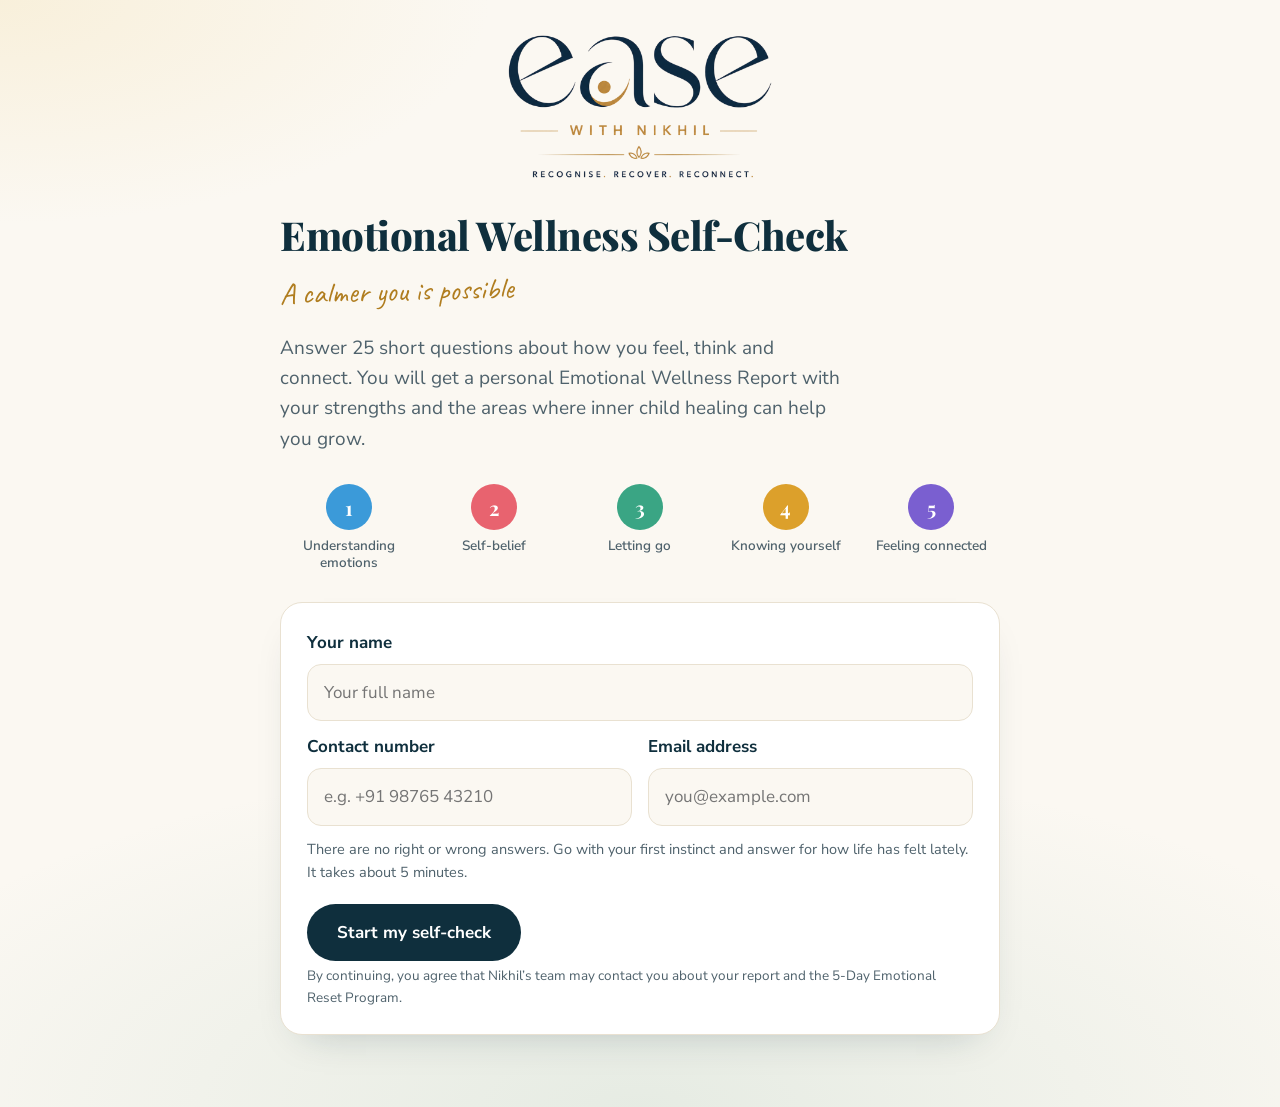
<file: emotional-wellness-self-check_english.html>
<!DOCTYPE html>
<html lang="en">
<head>
<meta charset="UTF-8">
<meta name="viewport" content="width=device-width, initial-scale=1">
<title>Emotional Wellness Self-Check | EASE with Nikhil</title>
<meta name="description" content="A 25-question self-check that reveals your emotional strengths and the areas where inner child healing can help you grow.">
<link rel="preconnect" href="https://fonts.googleapis.com">
<link rel="preconnect" href="https://fonts.gstatic.com" crossorigin>
<link href="https://fonts.googleapis.com/css2?family=Caveat:wght@500;600&family=Nunito+Sans:ital,wght@0,400;0,600;0,700;1,400&family=Playfair+Display:wght@600;700;800&display=swap" rel="stylesheet">
<style>
  :root{
    --cream:#fbf8f2;
    --paper:#ffffff;
    --ink:#0f2f3d;
    --muted:#4f626c;
    --gold:#b07d1f;
    --gold-deep:#8f6510;
    --gold-soft:#f6e9c8;
    --line:#e9e1d1;
    --sage:#dfeee6;
    --serif:'Playfair Display', Georgia, 'Times New Roman', serif;
    --sans:'Nunito Sans', 'Segoe UI', system-ui, -apple-system, Roboto, Helvetica, Arial, sans-serif;
    --script:'Caveat', 'Segoe Script', 'Brush Script MT', cursive;
  }
  *{box-sizing:border-box}
  html{-webkit-text-size-adjust:100%}
  body{
    margin:0;
    background:var(--cream);
    color:var(--ink);
    font-family:var(--sans);
    font-size:17px;
    line-height:1.6;
    min-height:100vh;
    background-image:
      radial-gradient(1200px 500px at 50% 100%, rgba(120,170,150,.16), transparent 70%),
      radial-gradient(700px 320px at 0% 0%, rgba(246,233,200,.55), transparent 70%);
    background-repeat:no-repeat;
  }
  .wrap{max-width:760px;margin:0 auto;padding:28px 20px 72px}
  h1,h2,h3{font-family:var(--serif);color:var(--ink);line-height:1.18;margin:0}
  p{margin:0}
  button{font:inherit;cursor:pointer}
  :focus-visible{outline:3px solid var(--gold);outline-offset:3px;border-radius:10px}
  .hidden{display:none !important}

  /* ---------- brand bar ---------- */
  .brand{display:flex;justify-content:center;margin:4px 0 30px}
  .brand img{display:block;width:min(270px,68vw);height:auto}

  /* ---------- intro ---------- */
  .intro h1{font-size:40px;font-weight:800;letter-spacing:-.5px;white-space:nowrap;overflow:visible}
  .intro .script{font-family:var(--script);font-size:30px;color:var(--gold);margin:8px 0 18px;transform:rotate(-1.5deg);display:inline-block}
  .intro .lead{font-size:19px;color:var(--muted);max-width:560px}
  .areas-preview{display:grid;grid-template-columns:repeat(5,1fr);gap:8px;margin:30px 0 30px}
  .areas-preview div{text-align:center;font-size:13.5px;font-weight:600;color:var(--muted);line-height:1.25}
  .dot{width:46px;height:46px;border-radius:50%;margin:0 auto 8px;display:grid;place-items:center;color:#fff;font-family:var(--serif);font-weight:700;font-size:20px}
  .panel{background:var(--paper);border:1px solid var(--line);border-radius:22px;padding:26px;box-shadow:0 18px 40px -24px rgba(15,47,61,.28)}
  label.field{display:block;font-weight:700;margin-bottom:8px}
  input[type=text],input[type=tel],input[type=email]{
    width:100%;padding:14px 16px;font:inherit;color:var(--ink);background:var(--cream);
    border:1.5px solid var(--line);border-radius:14px;margin-bottom:8px}
  input[type=text]:focus,input[type=tel]:focus,input[type=email]:focus{border-color:var(--gold);outline:none;box-shadow:0 0 0 3px rgba(176,125,31,.2)}
  .hint{font-size:14.5px;color:var(--muted)}
  .field-row{display:grid;grid-template-columns:1fr 1fr;gap:0 16px}
  .fld{margin-bottom:12px}
  .fld input{margin-bottom:0}
  .fld input[aria-invalid="true"]{border-color:#b23a4b;background:#fff7f8}
  .err{display:block;min-height:0;font-size:14px;font-weight:600;color:#b23a4b;margin-top:5px}
  .err:empty{display:none}
  .consent{font-size:13.5px;color:var(--muted);margin-top:4px}
  .btn{
    display:inline-flex;align-items:center;justify-content:center;gap:8px;border:0;text-decoration:none;
    background:var(--ink);color:#fff;font-weight:700;padding:15px 30px;border-radius:999px;font-size:17px;
    transition:transform .15s ease, background .15s ease}
  .btn:hover{background:#0a2430;transform:translateY(-1px)}
  .btn.gold{background:#f2b632;color:#3a2a05}
  .btn.gold:hover{background:#f7c14e}
  .btn.ghost{background:transparent;color:var(--ink);border:1.5px solid var(--ink)}
  .btn.ghost:hover{background:rgba(15,47,61,.06)}
  .start-row{margin-top:20px;display:flex;flex-wrap:wrap;gap:14px;align-items:center}

  /* ---------- quiz ---------- */
  .progress-top{display:flex;justify-content:space-between;font-size:15px;color:var(--muted);font-weight:600;margin-bottom:10px}
  .bar{height:9px;background:#ece5d5;border-radius:99px;overflow:hidden;margin-bottom:26px}
  .bar i{display:block;height:100%;width:0;background:linear-gradient(90deg,#3b9ad9,#e8636f,#3aa584,#dca02b,#7a5fd0);border-radius:99px;transition:width .35s ease}
  .q-card h2{font-size:clamp(25px,5vw,33px);font-weight:700;margin:6px 0 22px}
  .q-prompt{font-size:15.5px;color:var(--muted)}
  .options{display:grid;gap:10px}
  .opt{
    display:flex;align-items:center;justify-content:space-between;text-align:left;width:100%;
    background:var(--paper);border:1.5px solid var(--line);border-radius:16px;padding:15px 18px;
    color:var(--ink);font-weight:600;font-size:17px;transition:border-color .15s, background .15s, transform .1s}
  .opt:hover{border-color:var(--gold);background:#fffdf7}
  .opt:active{transform:scale(.99)}
  .opt .n{font-size:13.5px;color:var(--muted);font-weight:600;width:26px;height:26px;border-radius:50%;border:1.5px solid var(--line);display:grid;place-items:center;flex:none}
  .opt[aria-checked="true"]{background:var(--ink);border-color:var(--ink);color:#fff}
  .opt[aria-checked="true"] .n{border-color:rgba(255,255,255,.6);color:#fff}
  .quiz-nav{margin-top:22px;display:flex;justify-content:space-between;align-items:center}
  .link-btn{background:none;border:0;color:var(--muted);font-weight:700;padding:8px 4px;font-size:16px}
  .link-btn:hover{color:var(--ink)}
  .link-btn:disabled{opacity:.35;cursor:default}

  /* ---------- loader ---------- */
  .loader{text-align:center;padding:80px 10px}
  .loader h2{font-size:30px;margin:20px 0 8px}
  .loader p{color:var(--muted)}
  .pulse{width:64px;height:64px;border-radius:50%;margin:0 auto;background:var(--gold-soft);position:relative}
  .pulse::after{content:"";position:absolute;inset:16px;border-radius:50%;background:var(--gold);animation:breathe 1.6s ease-in-out infinite}
  @keyframes breathe{0%,100%{transform:scale(.7);opacity:.7}50%{transform:scale(1.15);opacity:1}}

  /* ---------- report ---------- */
  .report-head{display:flex;justify-content:space-between;align-items:center;gap:12px;margin-bottom:8px}
  .kicker{font-size:16px;font-weight:700;color:var(--gold-deep)}
  .hero{
    display:grid;grid-template-columns:1fr auto;gap:26px;align-items:center;
    background:var(--paper);border:1px solid var(--line);border-radius:26px;padding:32px 30px;margin-top:12px;
    box-shadow:0 22px 46px -28px rgba(15,47,61,.35);position:relative;overflow:hidden}
  .hero::before{content:"";position:absolute;right:-70px;top:-70px;width:220px;height:220px;border-radius:50%;background:var(--gold-soft);opacity:.55}
  .hero > *{position:relative}
  .hero h1{font-size:clamp(34px,7vw,50px);font-weight:800;color:var(--ink);letter-spacing:-.5px;margin:6px 0 10px}
  .hero .sub{font-family:var(--serif);font-size:20px;color:var(--gold-deep);font-weight:600;margin-bottom:14px}
  .hero .summary{color:var(--muted);font-size:17.5px}
  .hero .jump{display:inline-block;margin-top:16px;color:var(--ink);font-weight:700;text-decoration:underline;text-decoration-color:var(--gold);text-underline-offset:5px;text-decoration-thickness:2px}
  .ring{text-align:center;width:150px}
  .ring svg{width:150px;height:150px}
  .ring .num{font-family:var(--serif);font-weight:800;font-size:38px;fill:var(--ink)}
  .ring .cap{font-size:12px;fill:var(--muted);font-weight:600}
  .ring p{font-size:14px;color:var(--muted);font-weight:600;margin-top:2px}

  .section{margin-top:44px}
  .section > h2{font-size:clamp(27px,5vw,34px);font-weight:700}
  .section > .intro-line{color:var(--muted);margin:8px 0 20px;max-width:600px}

  .landscape{display:grid;grid-template-columns:1fr 1fr;gap:18px;align-items:center}
  .radar svg{width:100%;height:auto;display:block}
  .meters{display:grid;gap:15px}
  .meter .row{display:flex;justify-content:space-between;font-weight:700;font-size:15.5px;margin-bottom:6px}
  .meter .row span:last-child{color:var(--muted);font-weight:600}
  .meter .track{height:11px;background:#efe8d8;border-radius:99px;overflow:hidden}
  .meter .track i{display:block;height:100%;border-radius:99px}

  .strength{
    background:var(--paper);border:1px solid var(--line);border-left:6px solid var(--gold);
    border-radius:18px;padding:20px 22px;margin-bottom:14px}
  .strength .top{display:flex;justify-content:space-between;align-items:baseline;gap:10px;flex-wrap:wrap;margin-bottom:6px}
  .strength h3{font-size:22px;font-weight:700}
  .chip{display:inline-block;font-size:13.5px;font-weight:700;padding:3px 12px;border-radius:99px}
  .strength p{color:var(--muted)}

  .work{border-radius:22px;padding:24px 24px 22px;margin-bottom:18px;border:1px solid transparent}
  .work .head{display:flex;gap:14px;align-items:center;margin-bottom:12px}
  .work .head .dot{margin:0;width:44px;height:44px;flex:none}
  .work .quote{font-family:var(--serif);font-size:22px;font-weight:700;line-height:1.2}
  .work .prob{font-size:14.5px;font-weight:700;margin-top:3px}
  .work p.text{color:#2d434e}
  .work h4{margin:18px 0 8px;font-size:15.5px;font-weight:700}
  .work ul{margin:0;padding-left:20px;color:#2d434e}
  .work li{margin:4px 0}
  .leads{display:flex;flex-wrap:wrap;gap:8px}
  .leads span{background:rgba(255,255,255,.75);border-radius:99px;padding:5px 13px;font-size:14.5px;font-weight:600}
  .helps{margin-top:16px;padding-top:14px;border-top:1px dashed rgba(15,47,61,.25);font-weight:700}

  /* ---------- CTA (Instagram journey) ---------- */
  .cta{
    --j-gold:#f2b632;
    --j-gold-soft:#f7d27a;
    margin-top:50px;
    border-radius:28px;
    padding:42px 28px 34px;
    color:#fff;
    position:relative;
    overflow:hidden;
    text-align:left;
    background-color:#0f2f3d;
    background-image:url('./images/cta-bg-iphone.png');
    background-repeat:no-repeat;
    background-position:78% center;
    background-size:cover;
    min-height:680px;
  }
  .cta::before{
    content:"";
    position:absolute;inset:0;
    background:linear-gradient(90deg, rgba(12,40,50,.72) 0%, rgba(12,40,50,.55) 42%, rgba(12,40,50,.08) 62%, transparent 78%);
    pointer-events:none;z-index:0;
  }
  .journey-marks{
    position:absolute;top:18%;right:6%;z-index:2;width:36px;height:42px;pointer-events:none;
  }
  .journey-marks span{
    display:block;height:3px;border-radius:99px;background:var(--j-gold);
    transform-origin:right center;margin:7px 0 0 auto;
  }
  .journey-marks span:nth-child(1){width:28px;transform:rotate(-18deg);opacity:.95}
  .journey-marks span:nth-child(2){width:22px;transform:rotate(-8deg);opacity:.8}
  .journey-marks span:nth-child(3){width:16px;transform:rotate(6deg);opacity:.65}
  .journey-html-content{
    position:relative;z-index:1;
    width:min(100%,52%);
    max-width:360px;
    display:flex;flex-direction:column;align-items:flex-start;
  }
  .journey-heading{width:100%;text-align:center;margin:0 0 14px}
  .journey-heading h2{
    font-family:var(--serif);font-weight:700;
    font-size:clamp(26px,4.6vw,34px);line-height:1.18;letter-spacing:-.02em;
    color:#fff;margin:0;
  }
  .journey-heading .gold{color:var(--j-gold);display:block}
  .journey-heading .journey-rule{
    display:block;width:52px;height:2.5px;margin:14px auto 0;
    border-radius:99px;background:var(--j-gold);
  }
  .journey-description{
    color:#dce8eb;font-size:clamp(14.5px,2.4vw,16px);line-height:1.55;
    margin:0 0 18px;text-align:left;
  }
  .journey-description .lead{margin:0 0 10px}
  .journey-description strong{color:#fff;font-weight:700}
  .follow-pill{
    display:inline-flex;align-items:baseline;gap:.35em;
    padding:9px 18px;border-radius:99px;
    background:rgba(120,180,185,.22);border:1px solid rgba(255,255,255,.12);
    font-family:var(--serif);font-size:clamp(15px,2.5vw,17px);margin:0 0 10px;
  }
  .follow-pill .follow-label{color:#fff;font-weight:600}
  .follow-pill .follow-brand{color:var(--j-gold);font-weight:700}
  .journey-support{
    color:#c5d6da;font-size:14.5px;line-height:1.45;margin:0 0 14px;
  }
  .journey-benefits{
    list-style:none;padding:0;margin:0 0 8px;display:grid;gap:10px;width:100%;
  }
  .journey-benefits li{
    display:flex;align-items:center;gap:12px;
    color:#fff;font-size:14.5px;font-weight:600;line-height:1.3;
  }
  .jb-icon{
    width:34px;height:34px;flex:none;border-radius:50%;
    display:grid;place-items:center;
  }
  .jb-icon svg{width:17px;height:17px;stroke:currentColor}
  .jb-1{background:#d7ecff;color:#2a5f8f}
  .jb-2{background:#dff5e4;color:#2f7a4a}
  .jb-3{background:#efe4ff;color:#6a4aa0}
  .jb-4{background:#ffe3ea;color:#b04462}
  .jb-5{background:#fff0d4;color:#9a6a18}
  .journey-arrow{
    position:absolute;right:-58px;top:42%;width:72px;height:56px;
    color:rgba(255,255,255,.85);pointer-events:none;
  }
  .journey-footer{
    position:relative;z-index:1;
    width:100%;margin-top:28px;
    display:flex;flex-direction:column;align-items:center;text-align:center;
  }
  .instagram-cta{
    display:inline-flex;align-items:center;justify-content:center;gap:10px;
    margin:0;padding:14px 26px;width:100%;max-width:340px;
    border-radius:99px;background:linear-gradient(180deg,var(--j-gold-soft),var(--j-gold));
    color:#2a2108;font-weight:800;font-size:clamp(14.5px,2.4vw,16.5px);
    text-decoration:none;box-shadow:0 10px 28px rgba(0,0,0,.22);
    transition:transform .2s ease, box-shadow .2s ease, filter .2s ease;
  }
  .instagram-cta:hover{
    transform:translateY(-2px);filter:brightness(1.04);
    box-shadow:0 14px 32px rgba(0,0,0,.28);
  }
  .instagram-cta .ig-logo{width:22px;height:22px;flex:none}
  .instagram-cta .ig-arrow{font-weight:700;margin-left:2px}
  .journey-tagline{width:100%;margin:18px 0 0;text-align:center}
  .journey-tagline .tag{
    margin:0;color:#a9c0c6;font-size:12px;letter-spacing:.14em;text-transform:uppercase;font-weight:600;
  }
  .journey-lotus{
    display:block;width:88px;height:28px;margin:10px auto 0;color:var(--j-gold);
  }

  .after{display:flex;flex-wrap:wrap;gap:12px;justify-content:center;margin-top:28px}
  .disclaimer{margin-top:30px;font-size:14px;color:var(--muted);text-align:center;max-width:620px;margin-left:auto;margin-right:auto}

  @media (max-width:640px){
    body{font-size:16.5px}
    .hero{grid-template-columns:1fr;padding:26px 22px}
    .ring{justify-self:center}
    .landscape{grid-template-columns:1fr}
    .field-row{grid-template-columns:1fr}
    .areas-preview{gap:4px}
    .areas-preview div{font-size:12px}
    .dot{width:40px;height:40px;font-size:18px}
    .cta{
      padding:32px 18px 28px;
      min-height:0;
      background-position:92% 18%;
      background-size:cover;
    }
    .cta::before{
      background:linear-gradient(180deg, rgba(12,40,50,.78) 0%, rgba(12,40,50,.55) 55%, rgba(12,40,50,.35) 100%);
    }
    .journey-html-content{width:100%;max-width:none}
    .journey-arrow,.journey-marks{display:none}
    .instagram-cta{max-width:100%}
  }
  @media (min-width:641px) and (max-width:820px){
    .journey-html-content{width:58%;max-width:340px}
    .cta{background-position:88% center;min-height:620px}
    .journey-arrow{right:-42px;width:56px}
  }
  @media (prefers-reduced-motion:reduce){
    *{transition:none !important;animation:none !important}
  }
  @media print{
    body{background:#fff;font-size:14px}
    .noprint,.after{display:none !important}
    .wrap{padding:0}
    .strength,.work,.hero,.cta{break-inside:avoid}
    .cta{color:#fff;-webkit-print-color-adjust:exact;print-color-adjust:exact}
    .work,.hero,.dot,.chip,.meter .track i,.outcomes li.hit::before{-webkit-print-color-adjust:exact;print-color-adjust:exact}
  }
</style>
</head>
<body>
<div class="wrap">

  <!-- ============ BRAND ============ -->
  <div class="brand">
    <img src="[data-uri]" width="900" height="498" alt="EASE with Nikhil. Recognise. Recover. Reconnect.">
  </div>

  <!-- ============ INTRO ============ -->
  <section id="intro" class="intro">
    <h1>Emotional Wellness Self-Check</h1>
    <span class="script">A calmer you is possible</span>
    <p class="lead">Answer 25 short questions about how you feel, think and connect. You will get a personal Emotional Wellness Report with your strengths and the areas where inner child healing can help you grow.</p>

    <div class="areas-preview" aria-label="The five areas this self-check explores">
      <div><span class="dot" style="background:#3b9ad9">1</span>Understanding emotions</div>
      <div><span class="dot" style="background:#e8636f">2</span>Self-belief</div>
      <div><span class="dot" style="background:#3aa584">3</span>Letting go</div>
      <div><span class="dot" style="background:#dca02b">4</span>Knowing yourself</div>
      <div><span class="dot" style="background:#7a5fd0">5</span>Feeling connected</div>
    </div>

    <div class="panel">
      <form id="leadForm" novalidate>
        <input type="hidden" name="language" value="English">
        <div class="fld">
          <label class="field" for="nameInput">Your name</label>
          <input type="text" id="nameInput" name="name" maxlength="60" autocomplete="name" placeholder="Your full name" aria-describedby="nameErr">
          <span class="err" id="nameErr" role="alert"></span>
        </div>
        <div class="field-row">
          <div class="fld">
            <label class="field" for="phoneInput">Contact number</label>
            <input type="tel" id="phoneInput" name="phone" maxlength="20" inputmode="tel" autocomplete="tel" placeholder="e.g. +91 98765 43210" aria-describedby="phoneErr">
            <span class="err" id="phoneErr" role="alert"></span>
          </div>
          <div class="fld">
            <label class="field" for="emailInput">Email address</label>
            <input type="email" id="emailInput" name="email" maxlength="100" inputmode="email" autocomplete="email" placeholder="you@example.com" aria-describedby="emailErr">
            <span class="err" id="emailErr" role="alert"></span>
          </div>
        </div>
        <p class="hint">There are no right or wrong answers. Go with your first instinct and answer for how life has felt lately. It takes about 5 minutes.</p>
        <div class="start-row">
          <button class="btn" id="startBtn" type="submit">Start my self-check</button>
        </div>
        <p class="consent">By continuing, you agree that Nikhil’s team may contact you about your report and the 5-Day Emotional Reset Program.</p>
      </form>
    </div>
  </section>

  <!-- ============ QUIZ ============ -->
  <section id="quiz" class="hidden" aria-live="polite">
    <div class="progress-top"><span id="qCount">Question 1 of 25</span><span id="qPct">0%</span></div>
    <div class="bar" role="progressbar" aria-valuemin="0" aria-valuemax="25" aria-valuenow="0" id="bar"><i id="barFill"></i></div>
    <div class="q-card">
      <p class="q-prompt">How often is this true for you?</p>
      <h2 id="qText"></h2>
      <div class="options" id="options" role="radiogroup" aria-label="Answer options"></div>
    </div>
    <div class="quiz-nav">
      <button class="link-btn" id="backBtn" type="button">&larr; Back</button>
      <span class="hint">Tip: press 1&ndash;5 on your keyboard</span>
    </div>
  </section>

  <!-- ============ LOADER ============ -->
  <section id="loader" class="hidden loader" aria-live="polite">
    <div class="pulse"></div>
    <h2>Preparing your report</h2>
    <p>Taking a moment to read your answers with care.</p>
  </section>

  <!-- ============ REPORT ============ -->
  <section id="report" class="hidden"></section>

</div>

<script>
/* =====================================================
   CONFIGURE HERE
   Replace the link below with your 5-Day Emotional Reset registration page
   (website form, payment page, WhatsApp link, etc.)
   ===================================================== */
const REGISTER_URL = "https://forms.gle/e1w5U6SVhg9wEyNL7";

/* Paste your deployed Google Apps Script Web App URL here.
   Spreadsheet ID and credentials stay in Apps Script — never in this page. */
const GOOGLE_SCRIPT_URL = "https://script.google.com/macros/s/AKfycbx6rIVE41vjaQPUKIdB6weHNudGzcBYAhcDmyct37-Hx14UMRKj7750oYrePveTQIqn/exec";
const FORM_LANGUAGE = "English";

/* ---------- Content ---------- */
const OPTIONS = [
  {v:1, t:"Never"},
  {v:2, t:"Rarely"},
  {v:3, t:"Sometimes"},
  {v:4, t:"Often"},
  {v:5, t:"Almost always"}
];

const AREAS = [
  {
    short:"Expression", problem:"Expression Problem",
    quote:"I don’t understand what I’m feeling.",
    c:"#3b9ad9", d:"#1f6a9c", t:"#eaf5fd",
    outcome:"Understand your emotions",
    strengthTitle:"Understanding & expressing emotions",
    strengthText:"You have a healthy relationship with your inner world. You tend to recognise what you feel, name it, and let it out in a balanced way instead of letting it build up.",
    insight:"Your answers suggest that feelings sometimes get tangled or held in before they find a voice. When emotions stay unnamed, they tend to come out later as overthinking, sudden outbursts or feeling drained.",
    deepen:"You already understand your emotions well. The next level is expressing them with ease in the moments that matter most, especially under pressure and with the people closest to you.",
    leads:["Hiding emotions within","Overthinking conversations","Sudden outbursts","Emotional burnout"],
    qs:[
      "When I feel upset, I struggle to name what I am actually feeling.",
      "I replay conversations in my head, thinking about what I should have said.",
      "I find it hard to say what I truly feel, even to people close to me.",
      "I bottle things up until they suddenly burst out.",
      "I feel emotionally drained or close to burnout by the end of a normal week."
    ]
  },
  {
    short:"Self-belief", problem:"Self-Doubt Problem",
    quote:"I don’t feel good enough.",
    c:"#e8636f", d:"#b23a4b", t:"#fdeef0",
    outcome:"Build self-trust",
    strengthTitle:"Self-belief & confidence",
    strengthText:"You trust yourself and hold your ground with people. Fear of judgement doesn’t run your choices, and you can make decisions without needing constant reassurance.",
    insight:"Part of you may still be waiting for permission to feel “enough”. Old messages about not measuring up can quietly steer your decisions, your relationships and your self-confidence.",
    deepen:"Your self-belief is a real strength. Even confident people carry a quiet inner critic in certain moments, and deeper self-trust makes your confidence steadier and less dependent on outside approval.",
    leads:["Constant comparison","Seeking validation from others","People-pleasing","Fear of failure"],
    qs:[
      "I compare myself to other people and feel I fall short.",
      "I need reassurance from others before I feel okay about my choices.",
      "I say yes to people even when I want to say no, so I don’t disappoint them.",
      "I worry a lot about being judged by others.",
      "I hesitate to make decisions or try new things because I fear failing."
    ]
  },
  {
    short:"Letting go", problem:"Holding-On Problem",
    quote:"I can’t let go.",
    c:"#3aa584", d:"#1c7560", t:"#e9f6f0",
    outcome:"Release what’s holding you",
    strengthTitle:"Letting go & moving forward",
    strengthText:"You process the past and move on with grace. You are able to forgive, release old hurt and keep your present light.",
    insight:"Something from the past may still be asking for your attention. Unfinished emotions can keep you replaying old moments and guarding your heart in the present.",
    deepen:"You release most things well. There may still be one old memory, relationship or “what if” that holds a little weight, and letting it go fully creates even more lightness.",
    leads:["Replaying the past","Resentment & unexpressed hurt","Difficulty forgiving","Fear of being hurt again"],
    qs:[
      "My mind goes back to past events or conversations that never feel settled.",
      "I carry resentment or unexpressed hurt towards someone from my past.",
      "I find it hard to forgive, whether it is others or myself.",
      "“What if” and regret thoughts show up more often than I would like.",
      "I hold back from getting close to people because I fear being hurt again."
    ]
  },
  {
    short:"Identity", problem:"Identity Problem",
    quote:"I don’t know who I am anymore.",
    c:"#dca02b", d:"#8f6510", t:"#fdf3dc",
    outcome:"Find your true self and direction",
    strengthTitle:"Knowing yourself & your direction",
    strengthText:"You know what matters to you and move in a direction that feels true, not just expected. Your choices come from your own inner compass.",
    insight:"You may be living more by other people’s expectations than by your own inner compass. That can leave you feeling stuck, unsure or low on motivation, and reconnecting with your true self brings clarity.",
    deepen:"You have a good sense of direction. Going deeper into who you are beyond roles and expectations can bring even sharper clarity, purpose and motivation.",
    leads:["Not knowing what you want","Living by others’ expectations","Career confusion","Lack of direction"],
    qs:[
      "I am not sure what I truly want from my life.",
      "I make important choices based on what other people expect of me.",
      "I have lost touch with interests that once made me feel alive.",
      "Career or life decisions feel confusing and hard to make.",
      "I feel stuck, or I lack direction and motivation."
    ]
  },
  {
    short:"Connection", problem:"Loneliness Problem",
    quote:"I don’t feel connected.",
    c:"#7a5fd0", d:"#5b40ad", t:"#f0ecfc",
    outcome:"Create deeper and healthier connections",
    strengthTitle:"Feeling connected & building bonds",
    strengthText:"You build honest, meaningful relationships. You open up, set healthy boundaries and feel that you belong with the people in your life.",
    insight:"Even with people around you, part of you may not feel fully seen or safe to open up. Old hurts can make closeness feel risky, and that shapes how your relationships feel.",
    deepen:"Your connections are meaningful. There may still be layers, such as vulnerability, boundaries or feeling fully understood, where a deeper level of openness is possible.",
    leads:["Feeling misunderstood","Fear of rejection","Emotional dependence on others","Difficulty setting boundaries"],
    qs:[
      "I feel misunderstood by the people around me.",
      "I find it hard to open up about my real thoughts and feelings.",
      "I hold back in relationships because I fear rejection.",
      "I feel alone, even when I am surrounded by people.",
      "I find it hard to set boundaries without feeling guilty."
    ]
  }
];

/* Positive report titles, based on the person's strongest area */
const TITLES = [
  "The Self-Aware Soul",
  "The Quietly Confident Heart",
  "The Graceful Forward-Mover",
  "The Purposeful Compass",
  "The Warm-Hearted Connector"
];
const FALLBACK_TITLE = "The Courageous Seeker";

/* Tie-break order: lower rank = more likely to be listed as an area to work on when scores are equal */
const RANK = [2, 0, 3, 1, 4];

/* ---------- Build question list (interleaved so the areas are mixed) ---------- */
const QUESTIONS = [];
for (let i = 0; i < 5; i++) {
  for (let a = 0; a < 5; a++) QUESTIONS.push({area:a, idx:i, text:AREAS[a].qs[i]});
}
const TOTAL = QUESTIONS.length;

/* ---------- State ---------- */
let answers = new Array(TOTAL).fill(null);
let current = 0;
let userName = "";
let userPhone = "";
let userEmail = "";
let sessionId = "";
let advanceTimer = null;
let sheetSubmitting = false;
let sheetSubmitted = false;

/* ---------- Helpers ---------- */
const $ = id => document.getElementById(id);
const esc = s => String(s).replace(/[&<>"']/g, m => ({'&':'&amp;','<':'&lt;','>':'&gt;','"':'&quot;',"'":'&#39;'}[m]));
const joinNames = arr => arr.length <= 1 ? (arr[0] || "") : arr.slice(0,-1).join(", ") + " and " + arr[arr.length-1];
function show(id){
  ["intro","quiz","loader","report"].forEach(s => $(s).classList.toggle("hidden", s !== id));
  window.scrollTo({top:0, behavior:"auto"});
  if (id === "intro" && typeof fitTitle === "function") fitTitle();
}

/* ---------- Quiz ---------- */
function renderQuestion(){
  const q = QUESTIONS[current];
  $("qCount").textContent = "Question " + (current+1) + " of " + TOTAL;
  const pct = Math.round(current / TOTAL * 100);
  $("qPct").textContent = pct + "% done";
  $("barFill").style.width = pct + "%";
  $("bar").setAttribute("aria-valuenow", current);
  $("qText").textContent = q.text;
  $("backBtn").disabled = current === 0;

  const box = $("options");
  box.innerHTML = "";
  OPTIONS.forEach(o => {
    const b = document.createElement("button");
    b.type = "button";
    b.className = "opt";
    b.setAttribute("role","radio");
    b.setAttribute("aria-checked", answers[current] === o.v ? "true" : "false");
    b.innerHTML = '<span>' + o.t + '</span><span class="n">' + o.v + '</span>';
    b.addEventListener("click", () => choose(o.v));
    box.appendChild(b);
  });
}

function choose(v){
  if (advanceTimer) return;
  answers[current] = v;
  [...$("options").children].forEach((b,i) => b.setAttribute("aria-checked", OPTIONS[i].v === v ? "true" : "false"));
  advanceTimer = setTimeout(() => {
    advanceTimer = null;
    if (current < TOTAL - 1) { current++; renderQuestion(); }
    else finish();
  }, 260);
}

function finish(){
  if (sheetSubmitting || sheetSubmitted) return;
  $("barFill").style.width = "100%";
  show("loader");
  setTimeout(() => { buildReport(); show("report"); }, 1700);
}

/* ---------- Analysis ---------- */
function analyse(){
  const areas = AREAS.map((a, i) => {
    const items = QUESTIONS.map((q, k) => ({q, k})).filter(o => o.q.area === i)
      .map(o => ({text:o.q.text, v:answers[o.k]}));
    const sum = items.reduce((s, it) => s + it.v, 0);           // 5 (calm) to 25 (struggling)
    const strength = Math.round((25 - sum) / 20 * 100);          // 0-100 (higher = stronger)
    const max = Math.max(...items.map(it => it.v));
    const shown = items.filter(it => it.v >= 3).sort((x, y) => y.v - x.v).slice(0, 2);
    return {i, a, sum, strength, max, shown};
  });

  // Areas to work on: always the two with the most room to grow, plus a third if it also scores low.
  const byNeed = [...areas].sort((x, y) => (y.sum - x.sum) || (y.max - x.max) || (RANK[x.i] - RANK[y.i]));
  const work = byNeed.slice(0, 2);
  if (byNeed[2].strength < 60) work.push(byNeed[2]);

  // Strengths: best remaining areas that score at least "steady".
  const workIds = work.map(w => w.i);
  const strengths = areas.filter(x => !workIds.includes(x.i) && x.strength >= 60)
    .sort((x, y) => (x.sum - y.sum) || (RANK[y.i] - RANK[x.i])).slice(0, 3);

  const overall = Math.round(areas.reduce((s, x) => s + x.strength, 0) / areas.length);
  return {areas, work, strengths, overall};
}

const levelOf = s => s >= 80 ? "Strong" : s >= 60 ? "Steady" : s >= 40 ? "Developing" : "Needs care";
const growthBadge = s => s >= 80 ? "Ready to deepen" : s >= 60 ? "Room to grow" : "Focus area";

function subtitleFor(overall){
  if (overall >= 80) return "Emotionally grounded, self-aware and ready for the next level";
  if (overall >= 60) return "A growing heart with real emotional strengths";
  return "Brave enough to look within and ready to heal";
}

/* ---------- Radar chart ---------- */
function radarSVG(areas){
  const cx = 200, cy = 170, R = 105;
  const pt = (i, r) => {
    const ang = (-90 + i * 72) * Math.PI / 180;
    return [cx + r * Math.cos(ang), cy + r * Math.sin(ang)];
  };
  let s = '<svg viewBox="0 0 400 340" role="img" aria-label="Radar chart of your five emotional areas">';
  [25,50,75,100].forEach(l => {
    s += '<polygon points="' + areas.map((_, i) => pt(i, R*l/100).join(",")).join(" ") + '" fill="none" stroke="#e3dac6" stroke-width="1"/>';
  });
  areas.forEach((_, i) => {
    const [x, y] = pt(i, R);
    s += '<line x1="'+cx+'" y1="'+cy+'" x2="'+x+'" y2="'+y+'" stroke="#e3dac6" stroke-width="1"/>';
  });
  const poly = areas.map((x, i) => pt(i, R * Math.max(x.strength, 6) / 100).join(",")).join(" ");
  s += '<polygon points="'+poly+'" fill="rgba(176,125,31,.22)" stroke="#b07d1f" stroke-width="2.5" stroke-linejoin="round"/>';
  areas.forEach((x, i) => {
    const [px, py] = pt(i, R * Math.max(x.strength, 6) / 100);
    s += '<circle cx="'+px+'" cy="'+py+'" r="6" fill="'+x.a.c+'" stroke="#fff" stroke-width="2"/>';
    const [lx, ly] = pt(i, R + 20);
    const cos = Math.cos((-90 + i*72) * Math.PI/180);
    const anchor = cos > 0.3 ? "start" : cos < -0.3 ? "end" : "middle";
    const dy = i === 0 ? -4 : (i === 2 || i === 3) ? 14 : 5;
    s += '<text x="'+lx+'" y="'+(ly+dy)+'" text-anchor="'+anchor+'" font-size="14" font-weight="700" fill="'+x.a.d+'" font-family="Nunito Sans, Segoe UI, sans-serif">'+x.a.short+'</text>';
  });
  return s + '</svg>';
}

function ringSVG(pct){
  const r = 56, C = 2 * Math.PI * r, off = C * (1 - pct/100);
  return '<svg viewBox="0 0 150 150" role="img" aria-label="Overall emotional balance '+pct+' percent">' +
    '<circle cx="75" cy="75" r="'+r+'" fill="none" stroke="#efe8d8" stroke-width="12"/>' +
    '<circle cx="75" cy="75" r="'+r+'" fill="none" stroke="#b07d1f" stroke-width="12" stroke-linecap="round" ' +
      'stroke-dasharray="'+C.toFixed(1)+'" stroke-dashoffset="'+off.toFixed(1)+'" transform="rotate(-90 75 75)"/>' +
    '<text x="75" y="78" text-anchor="middle" class="num">'+pct+'</text>' +
    '<text x="75" y="98" text-anchor="middle" class="cap">out of 100</text></svg>';
}

/* ---------- Report ---------- */
function buildReport(){
  const {areas, work, strengths, overall} = analyse();
  const name = userName.trim().split(/\s+/)[0];
  const title = strengths.length ? TITLES[strengths[0].i] : FALLBACK_TITLE;

  const strengthNames = strengths.map(s => s.a.short.toLowerCase());
  const workNames = work.map(w => w.a.short.toLowerCase());
  const summary = strengths.length
    ? "You shine in " + joinNames(strengthNames) + ". Your answers also show where your next stage of growth is waiting: " + joinNames(workNames) + "."
    : "Answering this honestly took courage. Your answers show clear places where healing and understanding can make the biggest difference: " + joinNames(workNames) + ".";

  let h = '';

  /* Hero */
  h += '<div class="report-head"><p class="kicker">' + (name ? esc(name) + ', your' : 'Your') + ' Emotional Wellness Report</p></div>';
  h += '<div class="hero"><div>' +
        '<h1>' + esc(title) + '</h1>' +
        '<p class="sub">' + esc(subtitleFor(overall)) + '</p>' +
        '<p class="summary">' + esc(summary) + '</p>' +
        '<a class="jump" href="#next-step">See your next step</a>' +
       '</div>' +
       '<div class="ring">' + ringSVG(overall) + '<p>Emotional balance</p></div></div>';

  /* Landscape */
  h += '<div class="section"><h2>Your emotional landscape</h2>' +
       '<p class="intro-line">The five areas that shape how you feel, think, behave and connect. Further from the centre means stronger.</p>' +
       '<div class="landscape"><div class="radar">' + radarSVG(areas) + '</div><div class="meters">';
  areas.forEach(x => {
    h += '<div class="meter"><div class="row"><span>' + esc(x.a.short) + '</span><span>' + levelOf(x.strength) + ' · ' + x.strength + '%</span></div>' +
         '<div class="track"><i style="width:' + Math.max(x.strength,4) + '%;background:' + x.a.c + '"></i></div></div>';
  });
  h += '</div></div></div>';

  /* Strengths */
  h += '<div class="section"><h2>Emotional areas you are good at</h2>' +
       '<p class="intro-line">These are the parts of you that are already working well. Keep honouring them.</p>';
  if (strengths.length){
    strengths.forEach(s => {
      h += '<div class="strength" style="border-left-color:' + s.a.c + '"><div class="top"><h3>' + esc(s.a.strengthTitle) + '</h3>' +
           '<span class="chip" style="background:' + s.a.t + ';color:' + s.a.d + '">' + levelOf(s.strength) + '</span></div>' +
           '<p>' + esc(s.a.strengthText) + '</p></div>';
    });
  } else {
    h += '<div class="strength"><div class="top"><h3>The courage to look within</h3><span class="chip" style="background:#f6e9c8;color:#8f6510">Your starting strength</span></div>' +
         '<p>Taking time to look inward honestly is an emotional strength in itself. It shows self-awareness, openness and a real willingness to grow, which is exactly what healing is built on.</p></div>';
  }
  h += '</div>';

  /* Work-on */
  h += '<div class="section"><h2>Emotional areas to work on</h2>' +
       '<p class="intro-line">Every person, however balanced, has places where deeper healing brings more ease. Here is where your growth is waiting.</p>';
  work.forEach(w => {
    const a = w.a;
    const deep = w.strength >= 65;
    h += '<div class="work" style="background:' + a.t + '">' +
         '<div class="head"><span class="dot" style="background:' + a.c + '">' + (w.i + 1) + '</span>' +
           '<div><div class="quote">“' + esc(a.quote.replace(/^[“"]|[”"]$/g,'')) + '”</div>' +
           '<div class="prob" style="color:' + a.d + '">' + esc(a.problem) + ' · ' + growthBadge(w.strength) + '</div></div></div>' +
         '<p class="text">' + esc(deep ? a.deepen : a.insight) + '</p>';

    if (w.shown.length){
      h += '<h4 style="color:' + a.d + '">What showed up in your answers</h4><ul>';
      w.shown.forEach(it => {
        const lbl = OPTIONS.find(o => o.v === it.v).t.toLowerCase();
        h += '<li>“' + esc(it.text) + '” <em>(' + lbl + ')</em></li>';
      });
      h += '</ul>';
    } else {
      h += '<h4 style="color:' + a.d + '">What showed up in your answers</h4><ul><li>Your answers here were mostly steady, so your work is about going deeper, not repairing.</li></ul>';
    }

    h += '<h4 style="color:' + a.d + '">If not worked on, it can lead to</h4><div class="leads">' +
         a.leads.map(l => '<span>' + esc(l) + '</span>').join('') + '</div>' +
         '<p class="helps" style="color:' + a.d + '">The 5-Day Emotional Reset helps you to: ' + esc(a.outcome.charAt(0).toLowerCase() + a.outcome.slice(1)) + '</p>' +
         '</div>';
  });
  h += '</div>';

  /* CTA — Instagram journey (same .cta shell) */
  h += journeyCtaHTML("en");

  h += '<div class="after noprint"><button class="btn ghost" type="button" id="printBtn">Save or print my report</button>' +
       '<button class="btn ghost" type="button" id="retakeBtn">Retake the self-check</button></div>';
  h += '<p class="disclaimer">This self-check is a reflective tool for personal growth. It is not a medical or psychological diagnosis and does not replace professional care. If you are in distress or feel unsafe, please reach out to a qualified mental health professional or a local helpline.</p>';

  $("report").innerHTML = h;
  $("printBtn").addEventListener("click", () => window.print());
  $("retakeBtn").addEventListener("click", restart);
  submitToGoogleSheet(collectSheetPayload(title, overall));
}

function journeyIcons(){
  const stroke = 'fill="none" stroke-width="1.8" stroke-linecap="round" stroke-linejoin="round"';
  return [
    /* brain */
    '<svg viewBox="0 0 24 24" ' + stroke + ' aria-hidden="true"><path d="M9.5 4.5a3 3 0 0 0-2.8 4.1A3.2 3.2 0 0 0 5 11.4c0 1.5.8 2.7 2 3.3v2.8c0 .8.7 1.5 1.5 1.5h1.2"/><path d="M14.5 4.5a3 3 0 0 1 2.8 4.1A3.2 3.2 0 0 1 19 11.4c0 1.5-.8 2.7-2 3.3v2.8c0 .8-.7 1.5-1.5 1.5h-1.2"/><path d="M12 4.2v15.3"/><path d="M9.2 9.2c.7-.6 1.6-.9 2.8-.9s2.1.3 2.8.9"/><path d="M9.2 13c.7-.5 1.6-.8 2.8-.8s2.1.3 2.8.8"/></svg>',
    /* seedling */
    '<svg viewBox="0 0 24 24" ' + stroke + ' aria-hidden="true"><path d="M12 21V11"/><path d="M12 14c-3.5 0-6-2.2-6.5-5.5C8.5 8.2 11 9.8 12 12"/><path d="M12 11c2.2-2.8 5.2-3.8 7.5-3.5C19 11 16 13.2 12 14"/></svg>',
    /* person */
    '<svg viewBox="0 0 24 24" ' + stroke + ' aria-hidden="true"><circle cx="12" cy="8" r="3.2"/><path d="M5.5 19c1.2-3.2 3.4-4.8 6.5-4.8s5.3 1.6 6.5 4.8"/></svg>',
    /* heart */
    '<svg viewBox="0 0 24 24" ' + stroke + ' aria-hidden="true"><path d="M12 20s-7-4.4-7-10a4 4 0 0 1 7-2.5A4 4 0 0 1 19 10c0 5.6-7 10-7 10Z"/></svg>',
    /* people */
    '<svg viewBox="0 0 24 24" ' + stroke + ' aria-hidden="true"><circle cx="9" cy="9" r="2.4"/><circle cx="16" cy="10" r="2.1"/><path d="M4.5 18c.8-2.6 2.8-4 5-4s4.2 1.4 5 4"/><path d="M13.2 18c.5-1.7 1.7-2.7 3.1-2.7 1.2 0 2.2.7 2.7 1.8"/></svg>'
  ];
}

function journeyCtaHTML(lang){
  const icons = journeyIcons();
  const isTe = lang === "te";
  const heading = isTe
    ? 'మీ అంతర్గత ప్రయాణం<br><span class="gold">ఇక్కడితో ఆగిపోదు.</span>'
    : 'Your journey of<br>understanding yourself<br><span class="gold">doesn’t end here.</span>';
  const lead = isTe
    ? 'ఈ self-check మీ journeyలో ఒక starting point మాత్రమే.'
    : 'Your self-check is just a starting point.';
  const desc = isTe
    ? 'మీ emotions, patterns, self-worth, relationships మరియు జీవితాన్ని మీరు ఎలా respond అవుతారో అనే విషయాలపై <strong>ఇంకా చాలా తెలుసుకోవచ్చు</strong>.'
    : 'There’s <strong>so much more to explore</strong> about your emotions, patterns, self-worth, relationships and the way you respond to life.';
  const forText = isTe
    ? 'మీకు ఉపయోగపడే simple, practical insights మరియు reflections కోసం follow చేయండి:'
    : 'for simple, practical insights and reflections on:';
  const benefits = isTe
    ? [
        'మీ emotions ని betterగా understand చేసుకోవడం',
        'మీ patterns ని గుర్తించడం',
        'మీ self-awareness ని పెంచుకోవడం',
        'మీరు feel అయ్యేదాన్ని express చేయడం',
        'మీ relationships ని మరింత healthyగా build చేసుకోవడం'
      ]
    : [
        'Understanding your emotions',
        'Recognising your patterns',
        'Building self-awareness',
        'Expressing what you feel',
        'Creating healthier connections'
      ];

  let benefitsHtml = '';
  benefits.forEach(function (label, i) {
    benefitsHtml += '<li><span class="jb-icon jb-' + (i + 1) + '" aria-hidden="true">' + icons[i] + '</span><span>' + label + '</span></li>';
  });

  return '' +
    '<div class="cta" id="next-step" aria-label="Continue your journey on Instagram">' +
      '<div class="journey-marks" aria-hidden="true"><span></span><span></span><span></span></div>' +
      '<div class="journey-html-content">' +
        '<div class="journey-heading">' +
          '<h2>' + heading + '</h2>' +
          '<span class="journey-rule" aria-hidden="true"></span>' +
        '</div>' +
        '<div class="journey-description">' +
          '<p class="lead">' + lead + '</p>' +
          '<p>' + desc + '</p>' +
        '</div>' +
        '<div class="follow-pill"><span class="follow-label">Follow</span> <span class="follow-brand">EASE with Nikhil</span></div>' +
        '<p class="journey-support">' + forText + '</p>' +
        '<ul class="journey-benefits">' + benefitsHtml + '</ul>' +
        '<svg class="journey-arrow" viewBox="0 0 90 70" fill="none" aria-hidden="true">' +
          '<path d="M8 18C28 8 52 6 74 22" stroke="currentColor" stroke-width="2.2" stroke-linecap="round"/>' +
          '<path d="M64 14l12 10-14 4" stroke="currentColor" stroke-width="2.2" stroke-linecap="round" stroke-linejoin="round"/>' +
          '<circle cx="14" cy="22" r="3.5" fill="currentColor" opacity=".55"/>' +
          '<circle cx="42" cy="10" r="2.2" fill="currentColor" opacity=".4"/>' +
        '</svg>' +
      '</div>' +
      '<div class="journey-footer">' +
        '<a class="instagram-cta" href="https://www.instagram.com/nikhiltittakudi/" target="_blank" rel="noopener noreferrer">' +
          '<svg class="ig-logo" viewBox="0 0 24 24" aria-hidden="true"><defs><linearGradient id="igGradCta" x1="0" y1="24" x2="24" y2="0"><stop stop-color="#f9ce34"/><stop offset=".5" stop-color="#ee2a7b"/><stop offset="1" stop-color="#6228d7"/></linearGradient></defs><rect x="2" y="2" width="20" height="20" rx="5.5" fill="url(#igGradCta)"/><circle cx="12" cy="12" r="4.2" fill="none" stroke="#fff" stroke-width="1.7"/><circle cx="17.3" cy="6.7" r="1.2" fill="#fff"/></svg>' +
          '<span>Follow @nikhiltittakudi</span>' +
          '<span class="ig-arrow" aria-hidden="true">→</span>' +
        '</a>' +
        '<div class="journey-tagline">' +
          '<p class="tag">RECOGNISE. RECOVER. RECONNECT.</p>' +
          '<svg class="journey-lotus" viewBox="0 0 88 28" fill="none" aria-hidden="true">' +
            '<path d="M4 18h26" stroke="currentColor" stroke-width="1.4" stroke-linecap="round" opacity=".55"/>' +
            '<path d="M58 18h26" stroke="currentColor" stroke-width="1.4" stroke-linecap="round" opacity=".55"/>' +
            '<path d="M44 22c-3.2-2.6-5.2-5.4-5.2-8.2 0-2.2 1.6-3.6 3.4-3.6 1.3 0 2.4.7 2.8 1.7.4-1 1.5-1.7 2.8-1.7 1.8 0 3.4 1.4 3.4 3.6 0 2.8-2 5.6-5.2 8.2Z" fill="currentColor" opacity=".9"/>' +
            '<path d="M38.5 16.5c-2.8-.2-5-1.8-6.2-4.2 1.8-.2 3.6.3 5 1.4M49.5 16.5c2.8-.2 5-1.8 6.2-4.2-1.8-.2-3.6.3-5 1.4" stroke="currentColor" stroke-width="1.2" stroke-linecap="round" opacity=".75"/>' +
          '</svg>' +
        '</div>' +
      '</div>' +
    '</div>';
}

/* ---------- Google Sheets submission ---------- */
function collectSheetPayload(title, overall) {
  const languageInput = document.querySelector('#leadForm input[name="language"]');
  const payload = {
    language: (languageInput && languageInput.value) || FORM_LANGUAGE,
    name: userName.trim(),
    email: userEmail.trim(),
    phone: userPhone.trim(),
    totalScore: overall,
    result: title
  };
  return payload;
}

function isScriptConfigured() {
  return GOOGLE_SCRIPT_URL && GOOGLE_SCRIPT_URL.indexOf("YOUR_GOOGLE_APPS_SCRIPT") === -1;
}

function showSheetError(message) {
  const report = $("report");
  if (!report || report.querySelector("[data-sheet-error]")) return;
  const note = document.createElement("p");
  note.className = "consent";
  note.setAttribute("data-sheet-error", "true");
  note.setAttribute("role", "status");
  note.textContent = message;
  report.appendChild(note);
}

function submitToGoogleSheet(payload) {
  const startBtn = $("startBtn");
  const retakeBtn = $("retakeBtn");

  if (!isScriptConfigured()) {
    console.warn("Google Apps Script URL is not configured yet. Paste the Web App URL into GOOGLE_SCRIPT_URL.");
    return;
  }
  if (sheetSubmitted || sheetSubmitting) {
    console.warn("Skipping duplicate Google Sheet submission.");
    return;
  }

  sheetSubmitting = true;
  if (startBtn) startBtn.disabled = true;
  if (retakeBtn) retakeBtn.disabled = true;

  fetch(GOOGLE_SCRIPT_URL, {
    method: "POST",
    mode: "no-cors",
    redirect: "follow",
    headers: { "Content-Type": "text/plain;charset=utf-8" },
    body: JSON.stringify(payload)
  })
  .then(function (res) {
    if (res.type === "opaque" || res.status === 0) return { success: true };
    return res.json().catch(function () { return { success: true }; });
  })
  .then(function (data) {
    if (data && data.success) {
      sheetSubmitted = true;
      return;
    }
    console.error("Google Sheets submission returned an error:", data);
    showSheetError("We couldn't save your responses just now. Your report below is still complete.");
  })
  .catch(function (err) {
    console.error("Google Sheets submission failed:", err);
    showSheetError("We couldn't save your responses just now. Your report below is still complete.");
  })
  .finally(function () {
    sheetSubmitting = false;
    if (startBtn) startBtn.disabled = false;
    if (retakeBtn) retakeBtn.disabled = false;
  });
}

function setErr(inputId, errId, msg){
  $(errId).textContent = msg;
  $(inputId).setAttribute("aria-invalid", msg ? "true" : "false");
}

function validateLead(){
  const name = $("nameInput").value.trim();
  const phone = $("phoneInput").value.trim();
  const email = $("emailInput").value.trim();
  const digits = phone.replace(/\D/g, "");
  let first = null;

  const nameMsg = name.length < 2 ? "Please enter your name." : "";
  const phoneMsg = (!/^[+\d][\d\s\-()]*$/.test(phone) || digits.length < 8 || digits.length > 15)
    ? "Please enter a valid contact number." : "";
  const emailMsg = !/^[^\s@]+@[^\s@]+\.[^\s@]{2,}$/.test(email) ? "Please enter a valid email address." : "";

  setErr("nameInput","nameErr",nameMsg);
  setErr("phoneInput","phoneErr",phoneMsg);
  setErr("emailInput","emailErr",emailMsg);
  if (nameMsg) first = "nameInput"; else if (phoneMsg) first = "phoneInput"; else if (emailMsg) first = "emailInput";
  if (first){ $(first).focus(); return null; }
  return {name, phone, email};
}

function startQuiz(){
  const lead = validateLead();
  if (!lead) return;
  userName = lead.name; userPhone = lead.phone; userEmail = lead.email;
  sessionId = Date.now().toString(36) + Math.random().toString(36).slice(2, 7);
  sheetSubmitting = false;
  sheetSubmitted = false;
  answers = new Array(TOTAL).fill(null);
  current = 0;
  renderQuestion();
  show("quiz");
}
function restart(){
  answers = new Array(TOTAL).fill(null);
  current = 0;
  sheetSubmitting = false;
  sheetSubmitted = false;
  $("report").innerHTML = "";
  show("intro");
}

$("leadForm").addEventListener("submit", e => { e.preventDefault(); startQuiz(); });
["nameInput","phoneInput","emailInput"].forEach(id => {
  $(id).addEventListener("input", () => setErr(id, id.replace("Input","Err"), ""));
});

/* Keep the first-page title on a single line by shrinking the type only when needed */
function fitTitle(){
  const h = document.querySelector(".intro h1");
  if (!h || $("intro").classList.contains("hidden")) return;
  let size = 40;
  h.style.fontSize = size + "px";
  while (h.scrollWidth > h.clientWidth + 1 && size > 14){ size -= 1; h.style.fontSize = size + "px"; }
}
window.addEventListener("resize", fitTitle);
window.addEventListener("load", fitTitle);
if (document.fonts && document.fonts.ready) document.fonts.ready.then(fitTitle);
fitTitle();
$("backBtn").addEventListener("click", () => {
  if (advanceTimer) { clearTimeout(advanceTimer); advanceTimer = null; }
  if (current > 0){ current--; renderQuestion(); }
});
document.addEventListener("keydown", e => {
  if ($("quiz").classList.contains("hidden")) return;
  if (e.target && e.target.tagName === "INPUT") return;
  if (e.key >= "1" && e.key <= "5") choose(parseInt(e.key, 10));
});
</script>
</body>
</html>
</file>
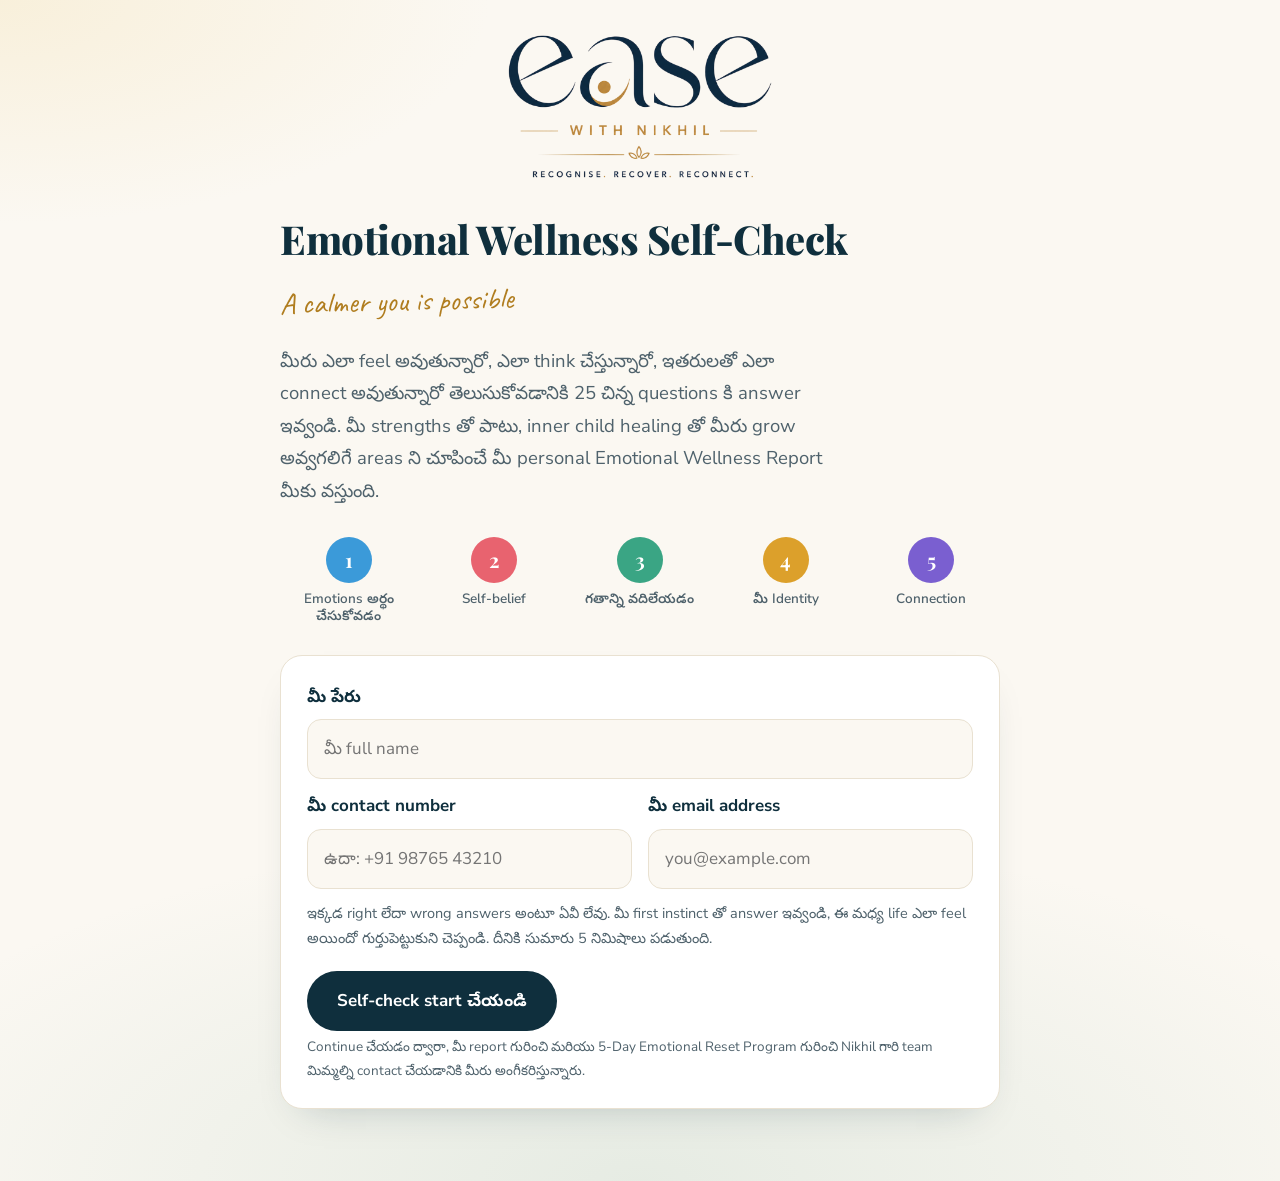
<file: emotional-wellness-self-check_telugu.html>
<!DOCTYPE html>
<html lang="te">
<head>
<meta charset="UTF-8">
<meta name="viewport" content="width=device-width, initial-scale=1">
<title>Emotional Wellness Self-Check | EASE with Nikhil</title>
<meta name="description" content="25 questions తో మీ emotional strengths ని, inner child healing తో మీరు grow అవ్వగలిగే areas ని తెలుసుకోండి.">
<link rel="preconnect" href="https://fonts.googleapis.com">
<link rel="preconnect" href="https://fonts.gstatic.com" crossorigin>
<link href="https://fonts.googleapis.com/css2?family=Caveat:wght@500;600&family=Nunito+Sans:ital,wght@0,400;0,600;0,700;1,400&family=Playfair+Display:wght@600;700;800&family=Noto+Sans+Telugu:wght@400;600;700;800&family=Noto+Serif+Telugu:wght@600;700;800&display=swap" rel="stylesheet">
<style>
  :root{
    --cream:#fbf8f2;
    --paper:#ffffff;
    --ink:#0f2f3d;
    --muted:#4f626c;
    --gold:#b07d1f;
    --gold-deep:#8f6510;
    --gold-soft:#f6e9c8;
    --line:#e9e1d1;
    --sage:#dfeee6;
    --serif:'Playfair Display', 'Noto Serif Telugu', Georgia, 'Times New Roman', serif;
    --sans:'Nunito Sans', 'Noto Sans Telugu', 'Segoe UI', system-ui, -apple-system, Roboto, Helvetica, Arial, sans-serif;
    --script:'Caveat', 'Segoe Script', 'Brush Script MT', cursive;
  }
  *{box-sizing:border-box}
  html{-webkit-text-size-adjust:100%}
  body{
    margin:0;
    background:var(--cream);
    color:var(--ink);
    font-family:var(--sans);
    font-size:17px;
    line-height:1.75;
    min-height:100vh;
    background-image:
      radial-gradient(1200px 500px at 50% 100%, rgba(120,170,150,.16), transparent 70%),
      radial-gradient(700px 320px at 0% 0%, rgba(246,233,200,.55), transparent 70%);
    background-repeat:no-repeat;
  }
  .wrap{max-width:760px;margin:0 auto;padding:28px 20px 72px}
  h1,h2,h3{font-family:var(--serif);color:var(--ink);line-height:1.38;margin:0}
  p{margin:0}
  button{font:inherit;cursor:pointer}
  :focus-visible{outline:3px solid var(--gold);outline-offset:3px;border-radius:10px}
  .hidden{display:none !important}

  /* ---------- brand bar ---------- */
  .brand{display:flex;justify-content:center;margin:4px 0 30px}
  .brand img{display:block;width:min(270px,68vw);height:auto}

  /* ---------- intro ---------- */
  .intro h1{font-size:40px;font-weight:800;letter-spacing:-.5px;white-space:nowrap;overflow:visible}
  .intro .script{font-family:var(--script);font-size:30px;color:var(--gold);margin:8px 0 18px;transform:rotate(-1.5deg);display:inline-block}
  .intro .lead{font-size:18.5px;color:var(--muted);max-width:560px}
  .areas-preview{display:grid;grid-template-columns:repeat(5,1fr);gap:8px;margin:30px 0 30px}
  .areas-preview div{text-align:center;font-size:13.5px;font-weight:600;color:var(--muted);line-height:1.25}
  .dot{width:46px;height:46px;border-radius:50%;margin:0 auto 8px;display:grid;place-items:center;color:#fff;font-family:var(--serif);font-weight:700;font-size:20px}
  .panel{background:var(--paper);border:1px solid var(--line);border-radius:22px;padding:26px;box-shadow:0 18px 40px -24px rgba(15,47,61,.28)}
  label.field{display:block;font-weight:700;margin-bottom:8px}
  input[type=text],input[type=tel],input[type=email]{
    width:100%;padding:14px 16px;font:inherit;color:var(--ink);background:var(--cream);
    border:1.5px solid var(--line);border-radius:14px;margin-bottom:8px}
  input[type=text]:focus,input[type=tel]:focus,input[type=email]:focus{border-color:var(--gold);outline:none;box-shadow:0 0 0 3px rgba(176,125,31,.2)}
  .hint{font-size:14.5px;color:var(--muted)}
  .field-row{display:grid;grid-template-columns:1fr 1fr;gap:0 16px}
  .fld{margin-bottom:12px}
  .fld input{margin-bottom:0}
  .fld input[aria-invalid="true"]{border-color:#b23a4b;background:#fff7f8}
  .err{display:block;min-height:0;font-size:14px;font-weight:600;color:#b23a4b;margin-top:5px}
  .err:empty{display:none}
  .consent{font-size:13.5px;color:var(--muted);margin-top:4px}
  .btn{
    display:inline-flex;align-items:center;justify-content:center;gap:8px;border:0;text-decoration:none;
    background:var(--ink);color:#fff;font-weight:700;padding:15px 30px;border-radius:999px;font-size:17px;
    transition:transform .15s ease, background .15s ease}
  .btn:hover{background:#0a2430;transform:translateY(-1px)}
  .btn.gold{background:#f2b632;color:#3a2a05}
  .btn.gold:hover{background:#f7c14e}
  .btn.ghost{background:transparent;color:var(--ink);border:1.5px solid var(--ink)}
  .btn.ghost:hover{background:rgba(15,47,61,.06)}
  .start-row{margin-top:20px;display:flex;flex-wrap:wrap;gap:14px;align-items:center}

  /* ---------- quiz ---------- */
  .progress-top{display:flex;justify-content:space-between;font-size:15px;color:var(--muted);font-weight:600;margin-bottom:10px}
  .bar{height:9px;background:#ece5d5;border-radius:99px;overflow:hidden;margin-bottom:26px}
  .bar i{display:block;height:100%;width:0;background:linear-gradient(90deg,#3b9ad9,#e8636f,#3aa584,#dca02b,#7a5fd0);border-radius:99px;transition:width .35s ease}
  .q-card h2{font-size:clamp(25px,5vw,33px);font-weight:700;margin:6px 0 22px}
  .q-prompt{font-size:15.5px;color:var(--muted)}
  .options{display:grid;gap:10px}
  .opt{
    display:flex;align-items:center;justify-content:space-between;text-align:left;width:100%;
    background:var(--paper);border:1.5px solid var(--line);border-radius:16px;padding:15px 18px;
    color:var(--ink);font-weight:600;font-size:17px;transition:border-color .15s, background .15s, transform .1s}
  .opt:hover{border-color:var(--gold);background:#fffdf7}
  .opt:active{transform:scale(.99)}
  .opt .n{font-size:13.5px;color:var(--muted);font-weight:600;width:26px;height:26px;border-radius:50%;border:1.5px solid var(--line);display:grid;place-items:center;flex:none}
  .opt[aria-checked="true"]{background:var(--ink);border-color:var(--ink);color:#fff}
  .opt[aria-checked="true"] .n{border-color:rgba(255,255,255,.6);color:#fff}
  .quiz-nav{margin-top:22px;display:flex;justify-content:space-between;align-items:center}
  .link-btn{background:none;border:0;color:var(--muted);font-weight:700;padding:8px 4px;font-size:16px}
  .link-btn:hover{color:var(--ink)}
  .link-btn:disabled{opacity:.35;cursor:default}

  /* ---------- loader ---------- */
  .loader{text-align:center;padding:80px 10px}
  .loader h2{font-size:30px;margin:20px 0 8px}
  .loader p{color:var(--muted)}
  .pulse{width:64px;height:64px;border-radius:50%;margin:0 auto;background:var(--gold-soft);position:relative}
  .pulse::after{content:"";position:absolute;inset:16px;border-radius:50%;background:var(--gold);animation:breathe 1.6s ease-in-out infinite}
  @keyframes breathe{0%,100%{transform:scale(.7);opacity:.7}50%{transform:scale(1.15);opacity:1}}

  /* ---------- report ---------- */
  .report-head{display:flex;justify-content:space-between;align-items:center;gap:12px;margin-bottom:8px}
  .kicker{font-size:16px;font-weight:700;color:var(--gold-deep)}
  .hero{
    display:grid;grid-template-columns:1fr auto;gap:26px;align-items:center;
    background:var(--paper);border:1px solid var(--line);border-radius:26px;padding:32px 30px;margin-top:12px;
    box-shadow:0 22px 46px -28px rgba(15,47,61,.35);position:relative;overflow:hidden}
  .hero::before{content:"";position:absolute;right:-70px;top:-70px;width:220px;height:220px;border-radius:50%;background:var(--gold-soft);opacity:.55}
  .hero > *{position:relative}
  .hero h1{font-size:clamp(34px,7vw,50px);font-weight:800;color:var(--ink);letter-spacing:-.5px;margin:6px 0 10px}
  .hero .sub{font-family:var(--serif);font-size:20px;color:var(--gold-deep);font-weight:600;margin-bottom:14px}
  .hero .summary{color:var(--muted);font-size:17.5px}
  .hero .jump{display:inline-block;margin-top:16px;color:var(--ink);font-weight:700;text-decoration:underline;text-decoration-color:var(--gold);text-underline-offset:5px;text-decoration-thickness:2px}
  .ring{text-align:center;width:150px}
  .ring svg{width:150px;height:150px}
  .ring .num{font-family:var(--serif);font-weight:800;font-size:38px;fill:var(--ink)}
  .ring .cap{font-size:12px;fill:var(--muted);font-weight:600}
  .ring p{font-size:14px;color:var(--muted);font-weight:600;margin-top:2px}

  .section{margin-top:44px}
  .section > h2{font-size:clamp(27px,5vw,34px);font-weight:700}
  .section > .intro-line{color:var(--muted);margin:8px 0 20px;max-width:600px}

  .landscape{display:grid;grid-template-columns:1fr 1fr;gap:18px;align-items:center}
  .radar svg{width:100%;height:auto;display:block}
  .meters{display:grid;gap:15px}
  .meter .row{display:flex;justify-content:space-between;font-weight:700;font-size:15.5px;margin-bottom:6px}
  .meter .row span:last-child{color:var(--muted);font-weight:600}
  .meter .track{height:11px;background:#efe8d8;border-radius:99px;overflow:hidden}
  .meter .track i{display:block;height:100%;border-radius:99px}

  .strength{
    background:var(--paper);border:1px solid var(--line);border-left:6px solid var(--gold);
    border-radius:18px;padding:20px 22px;margin-bottom:14px}
  .strength .top{display:flex;justify-content:space-between;align-items:baseline;gap:10px;flex-wrap:wrap;margin-bottom:6px}
  .strength h3{font-size:22px;font-weight:700}
  .chip{display:inline-block;font-size:13.5px;font-weight:700;padding:3px 12px;border-radius:99px}
  .strength p{color:var(--muted)}

  .work{border-radius:22px;padding:24px 24px 22px;margin-bottom:18px;border:1px solid transparent}
  .work .head{display:flex;gap:14px;align-items:center;margin-bottom:12px}
  .work .head .dot{margin:0;width:44px;height:44px;flex:none}
  .work .quote{font-family:var(--serif);font-size:21px;font-weight:700;line-height:1.45}
  .work .prob{font-size:14.5px;font-weight:700;margin-top:3px}
  .work p.text{color:#2d434e}
  .work h4{margin:18px 0 8px;font-size:15.5px;font-weight:700}
  .work ul{margin:0;padding-left:20px;color:#2d434e}
  .work li{margin:4px 0}
  .leads{display:flex;flex-wrap:wrap;gap:8px}
  .leads span{background:rgba(255,255,255,.75);border-radius:99px;padding:5px 13px;font-size:14.5px;font-weight:600}
  .helps{margin-top:16px;padding-top:14px;border-top:1px dashed rgba(15,47,61,.25);font-weight:700}

  /* ---------- CTA (Instagram journey) ---------- */
  .cta{
    --j-gold:#f2b632;
    --j-gold-soft:#f7d27a;
    margin-top:50px;
    border-radius:28px;
    padding:42px 28px 34px;
    color:#fff;
    position:relative;
    overflow:hidden;
    text-align:left;
    background-color:#0f2f3d;
    background-image:url('./images/cta-bg-iphone.png');
    background-repeat:no-repeat;
    background-position:78% center;
    background-size:cover;
    min-height:680px;
  }
  .cta::before{
    content:"";
    position:absolute;inset:0;
    background:linear-gradient(90deg, rgba(12,40,50,.72) 0%, rgba(12,40,50,.55) 42%, rgba(12,40,50,.08) 62%, transparent 78%);
    pointer-events:none;z-index:0;
  }
  .journey-marks{
    position:absolute;top:18%;right:6%;z-index:2;width:36px;height:42px;pointer-events:none;
  }
  .journey-marks span{
    display:block;height:3px;border-radius:99px;background:var(--j-gold);
    transform-origin:right center;margin:7px 0 0 auto;
  }
  .journey-marks span:nth-child(1){width:28px;transform:rotate(-18deg);opacity:.95}
  .journey-marks span:nth-child(2){width:22px;transform:rotate(-8deg);opacity:.8}
  .journey-marks span:nth-child(3){width:16px;transform:rotate(6deg);opacity:.65}
  .journey-html-content{
    position:relative;z-index:1;
    width:min(100%,52%);
    max-width:360px;
    display:flex;flex-direction:column;align-items:flex-start;
  }
  .journey-heading{width:100%;text-align:center;margin:0 0 14px}
  .journey-heading h2{
    font-family:'Noto Serif Telugu', var(--serif);font-weight:700;
    font-size:clamp(24px,4.4vw,32px);line-height:1.22;letter-spacing:-.01em;
    color:#fff;margin:0;
  }
  .journey-heading .gold{color:var(--j-gold);display:block}
  .journey-heading .journey-rule{
    display:block;width:52px;height:2.5px;margin:14px auto 0;
    border-radius:99px;background:var(--j-gold);
  }
  .journey-description{
    color:#dce8eb;font-size:clamp(14.5px,2.4vw,16px);line-height:1.55;
    margin:0 0 18px;text-align:left;
    font-family:'Noto Sans Telugu', var(--sans);
  }
  .journey-description .lead{margin:0 0 10px}
  .journey-description strong{color:#fff;font-weight:700}
  .follow-pill{
    display:inline-flex;align-items:baseline;gap:.35em;
    padding:9px 18px;border-radius:99px;
    background:rgba(120,180,185,.22);border:1px solid rgba(255,255,255,.12);
    font-family:var(--serif);font-size:clamp(15px,2.5vw,17px);margin:0 0 10px;
  }
  .follow-pill .follow-label{color:#fff;font-weight:600}
  .follow-pill .follow-brand{color:var(--j-gold);font-weight:700}
  .journey-support{
    color:#c5d6da;font-size:14.5px;line-height:1.45;margin:0 0 14px;
    font-family:'Noto Sans Telugu', var(--sans);
  }
  .journey-benefits{
    list-style:none;padding:0;margin:0 0 8px;display:grid;gap:10px;width:100%;
  }
  .journey-benefits li{
    display:flex;align-items:center;gap:12px;
    color:#fff;font-size:14.5px;font-weight:600;line-height:1.3;
    font-family:'Noto Sans Telugu', var(--sans);
  }
  .jb-icon{
    width:34px;height:34px;flex:none;border-radius:50%;
    display:grid;place-items:center;
  }
  .jb-icon svg{width:17px;height:17px;stroke:currentColor}
  .jb-1{background:#d7ecff;color:#2a5f8f}
  .jb-2{background:#dff5e4;color:#2f7a4a}
  .jb-3{background:#efe4ff;color:#6a4aa0}
  .jb-4{background:#ffe3ea;color:#b04462}
  .jb-5{background:#fff0d4;color:#9a6a18}
  .journey-arrow{
    position:absolute;right:-58px;top:42%;width:72px;height:56px;
    color:rgba(255,255,255,.85);pointer-events:none;
  }
  .journey-footer{
    position:relative;z-index:1;
    width:100%;margin-top:28px;
    display:flex;flex-direction:column;align-items:center;text-align:center;
  }
  .instagram-cta{
    display:inline-flex;align-items:center;justify-content:center;gap:10px;
    margin:0;padding:14px 26px;width:100%;max-width:340px;
    border-radius:99px;background:linear-gradient(180deg,var(--j-gold-soft),var(--j-gold));
    color:#2a2108;font-weight:800;font-size:clamp(14.5px,2.4vw,16.5px);
    text-decoration:none;box-shadow:0 10px 28px rgba(0,0,0,.22);
    transition:transform .2s ease, box-shadow .2s ease, filter .2s ease;
  }
  .instagram-cta:hover{
    transform:translateY(-2px);filter:brightness(1.04);
    box-shadow:0 14px 32px rgba(0,0,0,.28);
  }
  .instagram-cta .ig-logo{width:22px;height:22px;flex:none}
  .instagram-cta .ig-arrow{font-weight:700;margin-left:2px}
  .journey-tagline{width:100%;margin:18px 0 0;text-align:center}
  .journey-tagline .tag{
    margin:0;color:#a9c0c6;font-size:12px;letter-spacing:.14em;text-transform:uppercase;font-weight:600;
  }
  .journey-lotus{
    display:block;width:88px;height:28px;margin:10px auto 0;color:var(--j-gold);
  }

  .after{display:flex;flex-wrap:wrap;gap:12px;justify-content:center;margin-top:28px}
  .disclaimer{margin-top:30px;font-size:14px;color:var(--muted);text-align:center;max-width:620px;margin-left:auto;margin-right:auto}

  @media (max-width:640px){
    body{font-size:16.5px}
    .hero{grid-template-columns:1fr;padding:26px 22px}
    .ring{justify-self:center}
    .landscape{grid-template-columns:1fr}
    .field-row{grid-template-columns:1fr}
    .areas-preview{gap:4px}
    .areas-preview div{font-size:12px}
    .dot{width:40px;height:40px;font-size:18px}
    .cta{
      padding:32px 18px 28px;
      min-height:0;
      background-position:92% 18%;
      background-size:cover;
    }
    .cta::before{
      background:linear-gradient(180deg, rgba(12,40,50,.78) 0%, rgba(12,40,50,.55) 55%, rgba(12,40,50,.35) 100%);
    }
    .journey-html-content{width:100%;max-width:none}
    .journey-arrow,.journey-marks{display:none}
    .instagram-cta{max-width:100%}
  }
  @media (min-width:641px) and (max-width:820px){
    .journey-html-content{width:58%;max-width:340px}
    .cta{background-position:88% center;min-height:620px}
    .journey-arrow{right:-42px;width:56px}
  }
  @media (prefers-reduced-motion:reduce){
    *{transition:none !important;animation:none !important}
  }
  @media print{
    body{background:#fff;font-size:14px}
    .noprint,.after{display:none !important}
    .wrap{padding:0}
    .strength,.work,.hero,.cta{break-inside:avoid}
    .cta{color:#fff;-webkit-print-color-adjust:exact;print-color-adjust:exact}
    .work,.hero,.dot,.chip,.meter .track i,.outcomes li.hit::before{-webkit-print-color-adjust:exact;print-color-adjust:exact}
  }
</style>
</head>
<body>
<div class="wrap">

  <!-- ============ BRAND ============ -->
  <div class="brand">
    <img src="[data-uri]" width="900" height="498" alt="EASE with Nikhil. Recognise. Recover. Reconnect.">
  </div>

  <!-- ============ INTRO ============ -->
  <section id="intro" class="intro">
    <h1>Emotional Wellness Self-Check</h1>
    <span class="script">A calmer you is possible</span>
    <p class="lead">మీరు ఎలా feel అవుతున్నారో, ఎలా think చేస్తున్నారో, ఇతరులతో ఎలా connect అవుతున్నారో తెలుసుకోవడానికి 25 చిన్న questions కి answer ఇవ్వండి. మీ strengths తో పాటు, inner child healing తో మీరు grow అవ్వగలిగే areas ని చూపించే మీ personal Emotional Wellness Report మీకు వస్తుంది.</p>

    <div class="areas-preview" aria-label="ఈ self-check explore చేసే 5 areas">
      <div><span class="dot" style="background:#3b9ad9">1</span>Emotions అర్థం చేసుకోవడం</div>
      <div><span class="dot" style="background:#e8636f">2</span>Self-belief</div>
      <div><span class="dot" style="background:#3aa584">3</span>గతాన్ని వదిలేయడం</div>
      <div><span class="dot" style="background:#dca02b">4</span>మీ Identity</div>
      <div><span class="dot" style="background:#7a5fd0">5</span>Connection</div>
    </div>

    <div class="panel">
      <form id="leadForm" novalidate>
        <input type="hidden" name="language" value="Tinglish">
        <div class="fld">
          <label class="field" for="nameInput">మీ పేరు</label>
          <input type="text" id="nameInput" name="name" maxlength="60" autocomplete="name" placeholder="మీ full name" aria-describedby="nameErr">
          <span class="err" id="nameErr" role="alert"></span>
        </div>
        <div class="field-row">
          <div class="fld">
            <label class="field" for="phoneInput">మీ contact number</label>
            <input type="tel" id="phoneInput" name="phone" maxlength="20" inputmode="tel" autocomplete="tel" placeholder="ఉదా: +91 98765 43210" aria-describedby="phoneErr">
            <span class="err" id="phoneErr" role="alert"></span>
          </div>
          <div class="fld">
            <label class="field" for="emailInput">మీ email address</label>
            <input type="email" id="emailInput" name="email" maxlength="100" inputmode="email" autocomplete="email" placeholder="you@example.com" aria-describedby="emailErr">
            <span class="err" id="emailErr" role="alert"></span>
          </div>
        </div>
        <p class="hint">ఇక్కడ right లేదా wrong answers అంటూ ఏవీ లేవు. మీ first instinct తో answer ఇవ్వండి, ఈ మధ్య life ఎలా feel అయిందో గుర్తుపెట్టుకుని చెప్పండి. దీనికి సుమారు 5 నిమిషాలు పడుతుంది.</p>
        <div class="start-row">
          <button class="btn" id="startBtn" type="submit">Self-check start చేయండి</button>
        </div>
        <p class="consent">Continue చేయడం ద్వారా, మీ report గురించి మరియు 5-Day Emotional Reset Program గురించి Nikhil గారి team మిమ్మల్ని contact చేయడానికి మీరు అంగీకరిస్తున్నారు.</p>
      </form>
    </div>
  </section>

  <!-- ============ QUIZ ============ -->
  <section id="quiz" class="hidden" aria-live="polite">
    <div class="progress-top"><span id="qCount">Question 1 / 25</span><span id="qPct">0%</span></div>
    <div class="bar" role="progressbar" aria-valuemin="0" aria-valuemax="25" aria-valuenow="0" id="bar"><i id="barFill"></i></div>
    <div class="q-card">
      <p class="q-prompt">ఇది మీ విషయంలో ఎంత తరచుగా నిజం అవుతుంది?</p>
      <h2 id="qText"></h2>
      <div class="options" id="options" role="radiogroup" aria-label="Answer options"></div>
    </div>
    <div class="quiz-nav">
      <button class="link-btn" id="backBtn" type="button">&larr; వెనక్కి</button>
      <span class="hint">Tip: keyboard లో 1&ndash;5 నొక్కండి</span>
    </div>
  </section>

  <!-- ============ LOADER ============ -->
  <section id="loader" class="hidden loader" aria-live="polite">
    <div class="pulse"></div>
    <h2>మీ report ని prepare చేస్తున్నాం</h2>
    <p>మీ answers ని care తో చదువుతున్నాం, ఒక్క నిమిషం.</p>
  </section>

  <!-- ============ REPORT ============ -->
  <section id="report" class="hidden"></section>

</div>

<script>
/* =====================================================
   CONFIGURE HERE
   Replace the link below with your 5-Day Emotional Reset registration page
   (website form, payment page, WhatsApp link, etc.)
   ===================================================== */
const REGISTER_URL = "https://forms.gle/deagdrccNs9gsARc9";

/* Paste your deployed Google Apps Script Web App URL here.
   Spreadsheet ID and credentials stay in Apps Script — never in this page. */
const GOOGLE_SCRIPT_URL = "https://script.google.com/macros/s/AKfycbx6rIVE41vjaQPUKIdB6weHNudGzcBYAhcDmyct37-Hx14UMRKj7750oYrePveTQIqn/exec";
const FORM_LANGUAGE = "Tinglish";

/* ---------- Content ---------- */
const OPTIONS = [
  {v:1, t:"ఎప్పుడూ కాదు"},
  {v:2, t:"అరుదుగా"},
  {v:3, t:"కొన్నిసార్లు"},
  {v:4, t:"తరచుగా"},
  {v:5, t:"దాదాపు ఎప్పుడూ"}
];

const AREAS = [
  {
    short:"Expression", problem:"Expression Problem",
    quote:"నేను ఏమి feel అవుతున్నానో నాకే అర్థం కావడం లేదు.",
    c:"#3b9ad9", d:"#1f6a9c", t:"#eaf5fd",
    outcome:"మీ emotions ని అర్థం చేసుకోవడం",
    strengthTitle:"Emotions ని అర్థం చేసుకోవడం & express చేయడం",
    strengthText:"మీ inner world తో మీకు healthy relationship ఉంది. మీరు ఏమి feel అవుతున్నారో గుర్తించి, దానికి పేరు పెట్టి, లోపల పేరుకుపోనివ్వకుండా balanced గా బయటకు express చేయగలరు.",
    insight:"కొన్నిసార్లు మీ feelings గందరగోళంగా ఉండిపోతాయని, లేదా వాటికి మాట దొరికేలోపే లోపలే ఆగిపోతాయని మీ answers సూచిస్తున్నాయి. Emotions కి పేరు పెట్టకపోతే, అవి తర్వాత overthinking, sudden outbursts లేదా drained feeling గా బయటపడతాయి.",
    deepen:"మీరు మీ emotions ని ఇప్పటికే బాగా అర్థం చేసుకుంటారు. తదుపరి level ఏమిటంటే, ముఖ్యంగా pressure లో ఉన్నప్పుడు, మీకు close అయిన వాళ్ల దగ్గర వాటిని సులభంగా express చేయడం.",
    leads:["Emotions ని లోపలే దాచుకోవడం","Conversations ని overthink చేయడం","Sudden outbursts","Emotional burnout"],
    qs:[
      "నేను upset అయినప్పుడు, నిజంగా ఏమి feel అవుతున్నానో పేరు పెట్టి చెప్పడం నాకు కష్టంగా ఉంటుంది.",
      "“అప్పుడు ఇలా చెప్పి ఉండాల్సింది” అనుకుంటూ conversations ని నా మనసులో replay చేస్తూ ఉంటాను.",
      "నా close people కి కూడా నేను నిజంగా ఏమి feel అవుతున్నానో చెప్పడం నాకు కష్టం.",
      "నా feelings ని లోపలే bottle up చేసుకుంటాను, తర్వాత అవి ఒక్కసారిగా బయటకు వచ్చేస్తాయి.",
      "ఒక normal week ముగిసేసరికి నేను emotionally drained అయినట్టు లేదా burnout కి దగ్గరగా ఉన్నట్టు feel అవుతాను."
    ]
  },
  {
    short:"Self-belief", problem:"Self-Doubt Problem",
    quote:"నేను సరిపోను అనిపిస్తుంది.",
    c:"#e8636f", d:"#b23a4b", t:"#fdeef0",
    outcome:"Self-trust ని build చేసుకోవడం",
    strengthTitle:"Self-belief & confidence",
    strengthText:"మీరు మీ మీద trust ఉంచుతారు, ఇతరుల ముందు మీ stand మీద నిలబడతారు. Judgement భయం మీ choices ని నడపదు, ప్రతిసారీ reassurance అవసరం లేకుండా decisions తీసుకోగలరు.",
    insight:"మీలో ఒక భాగం ఇంకా “నేను enough” అని feel అవ్వడానికి permission కోసం ఎదురుచూస్తుండవచ్చు. “నేను ఇంకా సరిపోను” అనే పాత messages మీ decisions ని, relationships ని, self-confidence ని నిశ్శబ్దంగా నడిపిస్తాయి.",
    deepen:"మీ self-belief నిజమైన strength. అయినా confident వ్యక్తులు కూడా కొన్ని క్షణాల్లో లోపల ఒక చిన్న inner critic ని మోస్తారు. లోతైన self-trust మీ confidence ని మరింత steady గా చేసి, బయటి approval మీద ఆధారపడకుండా చేస్తుంది.",
    leads:["Constant గా compare చేసుకోవడం","ఇతరుల validation కోసం చూడటం","People-pleasing","Fail అవుతామనే భయం"],
    qs:[
      "నేను ఇతరులతో నన్ను compare చేసుకుని, నేను తక్కువ అని feel అవుతాను.",
      "నా choices గురించి నాకు okay అనిపించాలంటే ఇతరుల reassurance కావాలి.",
      "ఇతరులను disappoint చేయకూడదని, వద్దు అనాలనిపించినా కూడా “సరే” అని చెప్పేస్తాను.",
      "ఇతరులు నన్ను judge చేస్తారేమో అని ఎక్కువగా worry అవుతాను.",
      "Fail అవుతానేమో అనే భయంతో decisions తీసుకోవడానికి లేదా కొత్తవి try చేయడానికి వెనకాడతాను."
    ]
  },
  {
    short:"Letting go", problem:"Holding-On Problem",
    quote:"నేను గతాన్ని వదిలేయలేకపోతున్నాను.",
    c:"#3aa584", d:"#1c7560", t:"#e9f6f0",
    outcome:"మిమ్మల్ని పట్టుకుని ఉన్నవాటిని release చేయడం",
    strengthTitle:"గతాన్ని వదిలి ముందుకు సాగడం",
    strengthText:"మీరు గతాన్ని process చేసి grace తో ముందుకు సాగుతారు. Forgive చేయగలరు, పాత hurt ని release చేయగలరు, మీ present ని తేలికగా ఉంచుకోగలరు.",
    insight:"గతంలోని ఏదో ఒకటి ఇంకా మీ attention కోసం అడుగుతూ ఉండవచ్చు. Unfinished emotions మిమ్మల్ని పాత క్షణాలను replay చేయిస్తూ, present లో మీ హృదయానికి కవచం వేసుకునేలా చేస్తాయి.",
    deepen:"మీరు చాలా విషయాలను బాగా release చేస్తారు. అయినా ఒక పాత memory, relationship లేదా “what if” కొంచెం బరువు మోస్తూ ఉండవచ్చు. దాన్ని పూర్తిగా వదిలేస్తే మరింత తేలిక అనిపిస్తుంది.",
    leads:["గతాన్ని replay చేయడం","Resentment & చెప్పుకోలేని hurt","Forgive చేయడం కష్టం","మళ్ళీ hurt అవుతామనే భయం"],
    qs:[
      "గతంలో జరిగిన events లేదా conversations మీదకు నా మనసు తిరిగి తిరిగి వెళ్తూ ఉంటుంది, అవి ఎప్పటికీ settle అవ్వవు.",
      "నా గతంలోని ఎవరి మీదైనా resentment లేదా చెప్పుకోలేని hurt ని నేను మోస్తున్నాను.",
      "ఇతరులను అయినా, నన్ను నేను అయినా forgive చేయడం నాకు కష్టం.",
      "“What if” మరియు regret thoughts నేను కోరుకునే దానికంటే ఎక్కువగా వస్తాయి.",
      "మళ్ళీ hurt అవుతానేమో అనే భయంతో ఇతరులకు close అవ్వడానికి వెనకాడతాను."
    ]
  },
  {
    short:"Identity", problem:"Identity Problem",
    quote:"నేను ఎవరో నాకే తెలియడం లేదు.",
    c:"#dca02b", d:"#8f6510", t:"#fdf3dc",
    outcome:"మీ true self ని, direction ని కనుగొనడం",
    strengthTitle:"మిమ్మల్ని మీరు తెలుసుకోవడం & మీ direction",
    strengthText:"మీకు ఏది important అనేది తెలుసు. కేవలం ఇతరులు expect చేసినదానికి కాకుండా, మీకు నిజంగా అనిపించే direction లో వెళ్తారు. మీ choices మీ లోపలి compass నుండి వస్తాయి.",
    insight:"మీరు మీ లోపలి compass కంటే ఇతరుల expectations ప్రకారం ఎక్కువగా జీవిస్తుండవచ్చు. అది మిమ్మల్ని stuck గా, అయోమయంగా లేదా motivation తక్కువగా feel అయ్యేలా చేస్తుంది. మీ true self తో మళ్ళీ connect అయితే clarity వస్తుంది.",
    deepen:"మీకు మంచి direction sense ఉంది. Roles, expectations కి అతీతంగా మీరు ఎవరో అనే దాంట్లో లోతుగా వెళ్తే మరింత sharp clarity, purpose, motivation వస్తాయి.",
    leads:["మీకు ఏమి కావాలో తెలియకపోవడం","ఇతరుల expectations ప్రకారం జీవించడం","Career confusion","Direction లేకపోవడం"],
    qs:[
      "నా life లో నాకు నిజంగా ఏమి కావాలో నాకు clear గా తెలియదు.",
      "ఇతరులు నా నుండి ఏమి expect చేస్తారో దాని ఆధారంగా important decisions తీసుకుంటాను.",
      "ఒకప్పుడు నాకు ఆనందం ఇచ్చిన interests తో నేను touch కోల్పోయాను.",
      "Career లేదా life decisions confusing గా అనిపిస్తాయి, తీసుకోవడం కష్టం.",
      "నేను stuck అయినట్టు feel అవుతాను, లేదా direction, motivation లేకుండా ఉంటాను."
    ]
  },
  {
    short:"Connection", problem:"Loneliness Problem",
    quote:"నేను connected గా feel అవ్వడం లేదు.",
    c:"#7a5fd0", d:"#5b40ad", t:"#f0ecfc",
    outcome:"లోతైన, healthier connections create చేసుకోవడం",
    strengthTitle:"Connected గా ఉండటం & bonds build చేయడం",
    strengthText:"మీరు honest, meaningful relationships build చేస్తారు. Open అవుతారు, healthy boundaries set చేస్తారు, మీ జీవితంలోని వ్యక్తులతో belong అవుతున్నట్టు feel అవుతారు.",
    insight:"చుట్టూ మనుషులున్నా, మీలో ఒక భాగం పూర్తిగా చూడబడుతున్నట్టు లేదా open అవ్వడానికి safe గా feel అవ్వకపోవచ్చు. పాత hurts వల్ల closeness risky గా అనిపిస్తుంది, అది మీ relationships ఎలా feel అవుతాయో ప్రభావితం చేస్తుంది.",
    deepen:"మీ connections meaningful గా ఉన్నాయి. Vulnerability, boundaries లేదా పూర్తిగా అర్థం చేసుకోబడటం వంటి కొన్ని layers లో ఇంకా లోతైన openness సాధ్యమే.",
    leads:["అర్థం చేసుకోవడం లేదనే feeling","Rejection భయం","ఇతరులపై emotional dependence","Boundaries set చేయడం కష్టం"],
    qs:[
      "నా చుట్టూ ఉన్నవాళ్లు నన్ను అర్థం చేసుకోవడం లేదని feel అవుతాను.",
      "నా నిజమైన thoughts, feelings గురించి ఇతరులతో open అవ్వడం నాకు కష్టం.",
      "Reject చేస్తారేమో అనే భయంతో relationships లో వెనక్కి తగ్గుతాను.",
      "చుట్టూ చాలా మంది ఉన్నా కూడా నేను ఒంటరిగా feel అవుతాను.",
      "Guilty గా feel అవ్వకుండా boundaries set చేయడం నాకు కష్టం."
    ]
  }
];

/* Positive report titles, based on the person's strongest area */
const TITLES = [
  "The Self-Aware Soul",
  "The Quietly Confident Heart",
  "The Graceful Forward-Mover",
  "The Purposeful Compass",
  "The Warm-Hearted Connector"
];
const FALLBACK_TITLE = "The Courageous Seeker";

/* Tie-break order: lower rank = more likely to be listed as an area to work on when scores are equal */
const RANK = [2, 0, 3, 1, 4];

/* ---------- Build question list (interleaved so the areas are mixed) ---------- */
const QUESTIONS = [];
for (let i = 0; i < 5; i++) {
  for (let a = 0; a < 5; a++) QUESTIONS.push({area:a, idx:i, text:AREAS[a].qs[i]});
}
const TOTAL = QUESTIONS.length;

/* ---------- State ---------- */
let answers = new Array(TOTAL).fill(null);
let current = 0;
let userName = "";
let userPhone = "";
let userEmail = "";
let sessionId = "";
let advanceTimer = null;
let sheetSubmitting = false;
let sheetSubmitted = false;

/* ---------- Helpers ---------- */
const $ = id => document.getElementById(id);
const esc = s => String(s).replace(/[&<>"']/g, m => ({'&':'&amp;','<':'&lt;','>':'&gt;','"':'&quot;',"'":'&#39;'}[m]));
const joinNames = arr => arr.length <= 1 ? (arr[0] || "") : arr.slice(0,-1).join(", ") + " మరియు " + arr[arr.length-1];
function show(id){
  ["intro","quiz","loader","report"].forEach(s => $(s).classList.toggle("hidden", s !== id));
  window.scrollTo({top:0, behavior:"auto"});
  if (id === "intro" && typeof fitTitle === "function") fitTitle();
}

/* ---------- Quiz ---------- */
function renderQuestion(){
  const q = QUESTIONS[current];
  $("qCount").textContent = "Question " + (current+1) + " / " + TOTAL;
  const pct = Math.round(current / TOTAL * 100);
  $("qPct").textContent = pct + "% పూర్తి";
  $("barFill").style.width = pct + "%";
  $("bar").setAttribute("aria-valuenow", current);
  $("qText").textContent = q.text;
  $("backBtn").disabled = current === 0;

  const box = $("options");
  box.innerHTML = "";
  OPTIONS.forEach(o => {
    const b = document.createElement("button");
    b.type = "button";
    b.className = "opt";
    b.setAttribute("role","radio");
    b.setAttribute("aria-checked", answers[current] === o.v ? "true" : "false");
    b.innerHTML = '<span>' + o.t + '</span><span class="n">' + o.v + '</span>';
    b.addEventListener("click", () => choose(o.v));
    box.appendChild(b);
  });
}

function choose(v){
  if (advanceTimer) return;
  answers[current] = v;
  [...$("options").children].forEach((b,i) => b.setAttribute("aria-checked", OPTIONS[i].v === v ? "true" : "false"));
  advanceTimer = setTimeout(() => {
    advanceTimer = null;
    if (current < TOTAL - 1) { current++; renderQuestion(); }
    else finish();
  }, 260);
}

function finish(){
  if (sheetSubmitting || sheetSubmitted) return;
  $("barFill").style.width = "100%";
  show("loader");
  setTimeout(() => { buildReport(); show("report"); }, 1700);
}

/* ---------- Analysis ---------- */
function analyse(){
  const areas = AREAS.map((a, i) => {
    const items = QUESTIONS.map((q, k) => ({q, k})).filter(o => o.q.area === i)
      .map(o => ({text:o.q.text, v:answers[o.k]}));
    const sum = items.reduce((s, it) => s + it.v, 0);           // 5 (calm) to 25 (struggling)
    const strength = Math.round((25 - sum) / 20 * 100);          // 0-100 (higher = stronger)
    const max = Math.max(...items.map(it => it.v));
    const shown = items.filter(it => it.v >= 3).sort((x, y) => y.v - x.v).slice(0, 2);
    return {i, a, sum, strength, max, shown};
  });

  // Areas to work on: always the two with the most room to grow, plus a third if it also scores low.
  const byNeed = [...areas].sort((x, y) => (y.sum - x.sum) || (y.max - x.max) || (RANK[x.i] - RANK[y.i]));
  const work = byNeed.slice(0, 2);
  if (byNeed[2].strength < 60) work.push(byNeed[2]);

  // Strengths: best remaining areas that score at least "steady".
  const workIds = work.map(w => w.i);
  const strengths = areas.filter(x => !workIds.includes(x.i) && x.strength >= 60)
    .sort((x, y) => (x.sum - y.sum) || (RANK[y.i] - RANK[x.i])).slice(0, 3);

  const overall = Math.round(areas.reduce((s, x) => s + x.strength, 0) / areas.length);
  return {areas, work, strengths, overall};
}

const levelOf = s => s >= 80 ? "Strong" : s >= 60 ? "Steady" : s >= 40 ? "Developing" : "Care అవసరం";
const growthBadge = s => s >= 80 ? "Deepen చేయడానికి ready" : s >= 60 ? "Grow అవ్వడానికి అవకాశం" : "Focus area";

function subtitleFor(overall){
  if (overall >= 80) return "Emotionally grounded, self-aware, మరియు next level కి ready";
  if (overall >= 60) return "నిజమైన emotional strengths తో ఎదుగుతున్న హృదయం";
  return "లోపలికి చూసుకునే ధైర్యం ఉన్న, healing కి ready అయిన మీరు";
}

/* ---------- Radar chart ---------- */
function radarSVG(areas){
  const cx = 200, cy = 170, R = 105;
  const pt = (i, r) => {
    const ang = (-90 + i * 72) * Math.PI / 180;
    return [cx + r * Math.cos(ang), cy + r * Math.sin(ang)];
  };
  let s = '<svg viewBox="0 0 400 340" role="img" aria-label="మీ ఐదు emotional areas radar chart">';
  [25,50,75,100].forEach(l => {
    s += '<polygon points="' + areas.map((_, i) => pt(i, R*l/100).join(",")).join(" ") + '" fill="none" stroke="#e3dac6" stroke-width="1"/>';
  });
  areas.forEach((_, i) => {
    const [x, y] = pt(i, R);
    s += '<line x1="'+cx+'" y1="'+cy+'" x2="'+x+'" y2="'+y+'" stroke="#e3dac6" stroke-width="1"/>';
  });
  const poly = areas.map((x, i) => pt(i, R * Math.max(x.strength, 6) / 100).join(",")).join(" ");
  s += '<polygon points="'+poly+'" fill="rgba(176,125,31,.22)" stroke="#b07d1f" stroke-width="2.5" stroke-linejoin="round"/>';
  areas.forEach((x, i) => {
    const [px, py] = pt(i, R * Math.max(x.strength, 6) / 100);
    s += '<circle cx="'+px+'" cy="'+py+'" r="6" fill="'+x.a.c+'" stroke="#fff" stroke-width="2"/>';
    const [lx, ly] = pt(i, R + 20);
    const cos = Math.cos((-90 + i*72) * Math.PI/180);
    const anchor = cos > 0.3 ? "start" : cos < -0.3 ? "end" : "middle";
    const dy = i === 0 ? -4 : (i === 2 || i === 3) ? 14 : 5;
    s += '<text x="'+lx+'" y="'+(ly+dy)+'" text-anchor="'+anchor+'" font-size="14" font-weight="700" fill="'+x.a.d+'" font-family="Nunito Sans, Noto Sans Telugu, Segoe UI, sans-serif">'+x.a.short+'</text>';
  });
  return s + '</svg>';
}

function ringSVG(pct){
  const r = 56, C = 2 * Math.PI * r, off = C * (1 - pct/100);
  return '<svg viewBox="0 0 150 150" role="img" aria-label="Overall emotional balance '+pct+' శాతం">' +
    '<circle cx="75" cy="75" r="'+r+'" fill="none" stroke="#efe8d8" stroke-width="12"/>' +
    '<circle cx="75" cy="75" r="'+r+'" fill="none" stroke="#b07d1f" stroke-width="12" stroke-linecap="round" ' +
      'stroke-dasharray="'+C.toFixed(1)+'" stroke-dashoffset="'+off.toFixed(1)+'" transform="rotate(-90 75 75)"/>' +
    '<text x="75" y="78" text-anchor="middle" class="num">'+pct+'</text>' +
    '<text x="75" y="98" text-anchor="middle" class="cap">100 లో</text></svg>';
}

/* ---------- Report ---------- */
function buildReport(){
  const {areas, work, strengths, overall} = analyse();
  const name = userName.trim().split(/\s+/)[0];
  const greet = name ? esc(name) + ' గారు, మీ' : 'మీ';
  const title = strengths.length ? TITLES[strengths[0].i] : FALLBACK_TITLE;

  const strengthNames = strengths.map(s => s.a.short.toLowerCase());
  const workNames = work.map(w => w.a.short.toLowerCase());
  const summary = strengths.length
    ? "మీరు " + joinNames(strengthNames) + " లో బాగా మెరుస్తున్నారు. మీ తదుపరి growth ఎక్కడ ఎదురుచూస్తోందో కూడా మీ answers చూపిస్తున్నాయి: " + joinNames(workNames) + "."
    : "ఇంత honest గా answer ఇవ్వడానికి ధైర్యం కావాలి. Healing, అవగాహన ఎక్కడ అతి పెద్ద తేడా తీసుకురాగలవో మీ answers చూపిస్తున్నాయి: " + joinNames(workNames) + ".";

  let h = '';

  /* Hero */
  h += '<div class="report-head"><p class="kicker">' + greet + ' Emotional Wellness Report</p></div>';
  h += '<div class="hero"><div>' +
        '<h1>' + esc(title) + '</h1>' +
        '<p class="sub">' + esc(subtitleFor(overall)) + '</p>' +
        '<p class="summary">' + esc(summary) + '</p>' +
        '<a class="jump" href="#next-step">మీ next step చూడండి</a>' +
       '</div>' +
       '<div class="ring">' + ringSVG(overall) + '<p>Emotional balance</p></div></div>';

  /* Landscape */
  h += '<div class="section"><h2>మీ emotional landscape</h2>' +
       '<p class="intro-line">మీరు ఎలా feel అవుతారో, think చేస్తారో, behave చేస్తారో, connect అవుతారో నిర్ణయించే ఐదు areas ఇవి. Center నుండి ఎంత దూరం ఉంటే అంత strong.</p>' +
       '<div class="landscape"><div class="radar">' + radarSVG(areas) + '</div><div class="meters">';
  areas.forEach(x => {
    h += '<div class="meter"><div class="row"><span>' + esc(x.a.short) + '</span><span>' + levelOf(x.strength) + ' · ' + x.strength + '%</span></div>' +
         '<div class="track"><i style="width:' + Math.max(x.strength,4) + '%;background:' + x.a.c + '"></i></div></div>';
  });
  h += '</div></div></div>';

  /* Strengths */
  h += '<div class="section"><h2>మీరు బాగా చేసే Emotional areas</h2>' +
       '<p class="intro-line">మీలో ఇప్పటికే బాగా పనిచేస్తున్న భాగాలు ఇవి. వీటిని గౌరవిస్తూ కొనసాగించండి.</p>';
  if (strengths.length){
    strengths.forEach(s => {
      h += '<div class="strength" style="border-left-color:' + s.a.c + '"><div class="top"><h3>' + esc(s.a.strengthTitle) + '</h3>' +
           '<span class="chip" style="background:' + s.a.t + ';color:' + s.a.d + '">' + levelOf(s.strength) + '</span></div>' +
           '<p>' + esc(s.a.strengthText) + '</p></div>';
    });
  } else {
    h += '<div class="strength"><div class="top"><h3>లోపలికి చూసుకునే ధైర్యం</h3><span class="chip" style="background:#f6e9c8;color:#8f6510">మీ starting strength</span></div>' +
         '<p>నిజాయితీగా లోపలికి చూసుకోవడానికి సమయం తీసుకోవడం అనేదే ఒక emotional strength. ఇది self-awareness, openness, ఎదగాలనే నిజమైన willingness ని చూపిస్తుంది. Healing అనేది వీటి మీదే నిర్మించబడుతుంది.</p></div>';
  }
  h += '</div>';

  /* Work-on */
  h += '<div class="section"><h2>మీరు work చేయాల్సిన Emotional areas</h2>' +
       '<p class="intro-line">ఎంత balanced గా ఉన్నవారికైనా, deeper healing వల్ల మరింత ease వచ్చే చోట్లు ఉంటాయి. మీ growth ఎక్కడ ఎదురుచూస్తోందో ఇవే.</p>';
  work.forEach(w => {
    const a = w.a;
    const deep = w.strength >= 65;
    h += '<div class="work" style="background:' + a.t + '">' +
         '<div class="head"><span class="dot" style="background:' + a.c + '">' + (w.i + 1) + '</span>' +
           '<div><div class="quote">“' + esc(a.quote.replace(/^[“"]|[”"]$/g,'')) + '”</div>' +
           '<div class="prob" style="color:' + a.d + '">' + esc(a.problem) + ' · ' + growthBadge(w.strength) + '</div></div></div>' +
         '<p class="text">' + esc(deep ? a.deepen : a.insight) + '</p>';

    h += '<h4 style="color:' + a.d + '">మీ answers లో కనిపించినవి</h4>';
    if (w.shown.length){
      h += '<ul>';
      w.shown.forEach(it => {
        const lbl = OPTIONS.find(o => o.v === it.v).t;
        h += '<li>“' + esc(it.text) + '” <em>(' + lbl + ')</em></li>';
      });
      h += '</ul>';
    } else {
      h += '<ul><li>ఇక్కడ మీ answers చాలావరకు steady గా ఉన్నాయి, కాబట్టి మీ work అనేది repair చేయడం కాదు, మరింత లోతుగా వెళ్లడం.</li></ul>';
    }

    h += '<h4 style="color:' + a.d + '">Work చేయకపోతే ఇది దేనికి దారి తీయవచ్చు</h4><div class="leads">' +
         a.leads.map(l => '<span>' + esc(l) + '</span>').join('') + '</div>' +
         '<p class="helps" style="color:' + a.d + '">5-Day Emotional Reset మీకు ఇందులో help చేస్తుంది: ' + esc(a.outcome) + '</p>' +
         '</div>';
  });
  h += '</div>';

  /* CTA — Instagram journey (same .cta shell) */
  h += journeyCtaHTML("te");

  h += '<div class="after noprint"><button class="btn ghost" type="button" id="printBtn">Report ని save లేదా print చేయండి</button>' +
       '<button class="btn ghost" type="button" id="retakeBtn">Self-check ని మళ్ళీ చేయండి</button></div>';
  h += '<p class="disclaimer">ఈ self-check అనేది personal growth కోసం reflect చేసుకునే tool మాత్రమే. ఇది medical లేదా psychological diagnosis కాదు, professional care కి ప్రత్యామ్నాయం కూడా కాదు. మీరు distress లో ఉన్నా లేదా unsafe గా feel అయినా, దయచేసి qualified mental health professional ని లేదా local helpline ని సంప్రదించండి.</p>';

  $("report").innerHTML = h;
  $("printBtn").addEventListener("click", () => window.print());
  $("retakeBtn").addEventListener("click", restart);
  submitToGoogleSheet(collectSheetPayload(title, overall));
}

function journeyIcons(){
  const stroke = 'fill="none" stroke-width="1.8" stroke-linecap="round" stroke-linejoin="round"';
  return [
    '<svg viewBox="0 0 24 24" ' + stroke + ' aria-hidden="true"><path d="M9.5 4.5a3 3 0 0 0-2.8 4.1A3.2 3.2 0 0 0 5 11.4c0 1.5.8 2.7 2 3.3v2.8c0 .8.7 1.5 1.5 1.5h1.2"/><path d="M14.5 4.5a3 3 0 0 1 2.8 4.1A3.2 3.2 0 0 1 19 11.4c0 1.5-.8 2.7-2 3.3v2.8c0 .8-.7 1.5-1.5 1.5h-1.2"/><path d="M12 4.2v15.3"/><path d="M9.2 9.2c.7-.6 1.6-.9 2.8-.9s2.1.3 2.8.9"/><path d="M9.2 13c.7-.5 1.6-.8 2.8-.8s2.1.3 2.8.8"/></svg>',
    '<svg viewBox="0 0 24 24" ' + stroke + ' aria-hidden="true"><path d="M12 21V11"/><path d="M12 14c-3.5 0-6-2.2-6.5-5.5C8.5 8.2 11 9.8 12 12"/><path d="M12 11c2.2-2.8 5.2-3.8 7.5-3.5C19 11 16 13.2 12 14"/></svg>',
    '<svg viewBox="0 0 24 24" ' + stroke + ' aria-hidden="true"><circle cx="12" cy="8" r="3.2"/><path d="M5.5 19c1.2-3.2 3.4-4.8 6.5-4.8s5.3 1.6 6.5 4.8"/></svg>',
    '<svg viewBox="0 0 24 24" ' + stroke + ' aria-hidden="true"><path d="M12 20s-7-4.4-7-10a4 4 0 0 1 7-2.5A4 4 0 0 1 19 10c0 5.6-7 10-7 10Z"/></svg>',
    '<svg viewBox="0 0 24 24" ' + stroke + ' aria-hidden="true"><circle cx="9" cy="9" r="2.4"/><circle cx="16" cy="10" r="2.1"/><path d="M4.5 18c.8-2.6 2.8-4 5-4s4.2 1.4 5 4"/><path d="M13.2 18c.5-1.7 1.7-2.7 3.1-2.7 1.2 0 2.2.7 2.7 1.8"/></svg>'
  ];
}

function journeyCtaHTML(lang){
  const icons = journeyIcons();
  const isTe = lang === "te";
  const heading = isTe
    ? 'మీ అంతర్గత ప్రయాణం<br><span class="gold">ఇక్కడితో ఆగిపోదు.</span>'
    : 'Your journey of<br>understanding yourself<br><span class="gold">doesn’t end here.</span>';
  const lead = isTe
    ? 'ఈ self-check మీ journeyలో ఒక starting point మాత్రమే.'
    : 'Your self-check is just a starting point.';
  const desc = isTe
    ? 'మీ emotions, patterns, self-worth, relationships మరియు జీవితాన్ని మీరు ఎలా respond అవుతారో అనే విషయాలపై <strong>ఇంకా చాలా తెలుసుకోవచ్చు</strong>.'
    : 'There’s <strong>so much more to explore</strong> about your emotions, patterns, self-worth, relationships and the way you respond to life.';
  const forText = isTe
    ? 'మీకు ఉపయోగపడే simple, practical insights మరియు reflections కోసం follow చేయండి:'
    : 'for simple, practical insights and reflections on:';
  const benefits = isTe
    ? [
        'మీ emotions ని betterగా understand చేసుకోవడం',
        'మీ patterns ని గుర్తించడం',
        'మీ self-awareness ని పెంచుకోవడం',
        'మీరు feel అయ్యేదాన్ని express చేయడం',
        'మీ relationships ని మరింత healthyగా build చేసుకోవడం'
      ]
    : [
        'Understanding your emotions',
        'Recognising your patterns',
        'Building self-awareness',
        'Expressing what you feel',
        'Creating healthier connections'
      ];

  let benefitsHtml = '';
  benefits.forEach(function (label, i) {
    benefitsHtml += '<li><span class="jb-icon jb-' + (i + 1) + '" aria-hidden="true">' + icons[i] + '</span><span>' + label + '</span></li>';
  });

  return '' +
    '<div class="cta" id="next-step" aria-label="Continue your journey on Instagram">' +
      '<div class="journey-marks" aria-hidden="true"><span></span><span></span><span></span></div>' +
      '<div class="journey-html-content">' +
        '<div class="journey-heading">' +
          '<h2>' + heading + '</h2>' +
          '<span class="journey-rule" aria-hidden="true"></span>' +
        '</div>' +
        '<div class="journey-description">' +
          '<p class="lead">' + lead + '</p>' +
          '<p>' + desc + '</p>' +
        '</div>' +
        '<div class="follow-pill"><span class="follow-label">Follow</span> <span class="follow-brand">EASE with Nikhil</span></div>' +
        '<p class="journey-support">' + forText + '</p>' +
        '<ul class="journey-benefits">' + benefitsHtml + '</ul>' +
        '<svg class="journey-arrow" viewBox="0 0 90 70" fill="none" aria-hidden="true">' +
          '<path d="M8 18C28 8 52 6 74 22" stroke="currentColor" stroke-width="2.2" stroke-linecap="round"/>' +
          '<path d="M64 14l12 10-14 4" stroke="currentColor" stroke-width="2.2" stroke-linecap="round" stroke-linejoin="round"/>' +
          '<circle cx="14" cy="22" r="3.5" fill="currentColor" opacity=".55"/>' +
          '<circle cx="42" cy="10" r="2.2" fill="currentColor" opacity=".4"/>' +
        '</svg>' +
      '</div>' +
      '<div class="journey-footer">' +
        '<a class="instagram-cta" href="https://www.instagram.com/nikhiltittakudi/" target="_blank" rel="noopener noreferrer">' +
          '<svg class="ig-logo" viewBox="0 0 24 24" aria-hidden="true"><defs><linearGradient id="igGradCtaTe" x1="0" y1="24" x2="24" y2="0"><stop stop-color="#f9ce34"/><stop offset=".5" stop-color="#ee2a7b"/><stop offset="1" stop-color="#6228d7"/></linearGradient></defs><rect x="2" y="2" width="20" height="20" rx="5.5" fill="url(#igGradCtaTe)"/><circle cx="12" cy="12" r="4.2" fill="none" stroke="#fff" stroke-width="1.7"/><circle cx="17.3" cy="6.7" r="1.2" fill="#fff"/></svg>' +
          '<span>Follow @nikhiltittakudi</span>' +
          '<span class="ig-arrow" aria-hidden="true">→</span>' +
        '</a>' +
        '<div class="journey-tagline">' +
          '<p class="tag">RECOGNISE. RECOVER. RECONNECT.</p>' +
          '<svg class="journey-lotus" viewBox="0 0 88 28" fill="none" aria-hidden="true">' +
            '<path d="M4 18h26" stroke="currentColor" stroke-width="1.4" stroke-linecap="round" opacity=".55"/>' +
            '<path d="M58 18h26" stroke="currentColor" stroke-width="1.4" stroke-linecap="round" opacity=".55"/>' +
            '<path d="M44 22c-3.2-2.6-5.2-5.4-5.2-8.2 0-2.2 1.6-3.6 3.4-3.6 1.3 0 2.4.7 2.8 1.7.4-1 1.5-1.7 2.8-1.7 1.8 0 3.4 1.4 3.4 3.6 0 2.8-2 5.6-5.2 8.2Z" fill="currentColor" opacity=".9"/>' +
            '<path d="M38.5 16.5c-2.8-.2-5-1.8-6.2-4.2 1.8-.2 3.6.3 5 1.4M49.5 16.5c2.8-.2 5-1.8 6.2-4.2-1.8-.2-3.6.3-5 1.4" stroke="currentColor" stroke-width="1.2" stroke-linecap="round" opacity=".75"/>' +
          '</svg>' +
        '</div>' +
      '</div>' +
    '</div>';
}

/* ---------- Google Sheets submission ---------- */
function collectSheetPayload(title, overall) {
  const languageInput = document.querySelector('#leadForm input[name="language"]');
  const payload = {
    language: (languageInput && languageInput.value) || FORM_LANGUAGE,
    name: userName.trim(),
    email: userEmail.trim(),
    phone: userPhone.trim(),
    totalScore: overall,
    result: title
  };
  return payload;
}

function isScriptConfigured() {
  return GOOGLE_SCRIPT_URL && GOOGLE_SCRIPT_URL.indexOf("YOUR_GOOGLE_APPS_SCRIPT") === -1;
}

function showSheetError(message) {
  const report = $("report");
  if (!report || report.querySelector("[data-sheet-error]")) return;
  const note = document.createElement("p");
  note.className = "consent";
  note.setAttribute("data-sheet-error", "true");
  note.setAttribute("role", "status");
  note.textContent = message;
  report.appendChild(note);
}

function submitToGoogleSheet(payload) {
  const startBtn = $("startBtn");
  const retakeBtn = $("retakeBtn");

  if (!isScriptConfigured()) {
    console.warn("Google Apps Script URL is not configured yet. Paste the Web App URL into GOOGLE_SCRIPT_URL.");
    return;
  }
  if (sheetSubmitted || sheetSubmitting) {
    console.warn("Skipping duplicate Google Sheet submission.");
    return;
  }

  sheetSubmitting = true;
  if (startBtn) startBtn.disabled = true;
  if (retakeBtn) retakeBtn.disabled = true;

  fetch(GOOGLE_SCRIPT_URL, {
    method: "POST",
    mode: "no-cors",
    redirect: "follow",
    headers: { "Content-Type": "text/plain;charset=utf-8" },
    body: JSON.stringify(payload)
  })
  .then(function (res) {
    if (res.type === "opaque" || res.status === 0) return { success: true };
    return res.json().catch(function () { return { success: true }; });
  })
  .then(function (data) {
    if (data && data.success) {
      sheetSubmitted = true;
      return;
    }
    console.error("Google Sheets submission returned an error:", data);
    showSheetError("Responses save కాలేదు. మీ report ఇప్పటికీ ready గా ఉంది.");
  })
  .catch(function (err) {
    console.error("Google Sheets submission failed:", err);
    showSheetError("Responses save కాలేదు. మీ report ఇప్పటికీ ready గా ఉంది.");
  })
  .finally(function () {
    sheetSubmitting = false;
    if (startBtn) startBtn.disabled = false;
    if (retakeBtn) retakeBtn.disabled = false;
  });
}

function setErr(inputId, errId, msg){
  $(errId).textContent = msg;
  $(inputId).setAttribute("aria-invalid", msg ? "true" : "false");
}

function validateLead(){
  const name = $("nameInput").value.trim();
  const phone = $("phoneInput").value.trim();
  const email = $("emailInput").value.trim();
  const digits = phone.replace(/\D/g, "");
  let first = null;

  const nameMsg = name.length < 2 ? "దయచేసి మీ పేరు enter చేయండి." : "";
  const phoneMsg = (!/^[+\d][\d\s\-()]*$/.test(phone) || digits.length < 8 || digits.length > 15)
    ? "దయచేసి valid contact number enter చేయండి." : "";
  const emailMsg = !/^[^\s@]+@[^\s@]+\.[^\s@]{2,}$/.test(email) ? "దయచేసి valid email address enter చేయండి." : "";

  setErr("nameInput","nameErr",nameMsg);
  setErr("phoneInput","phoneErr",phoneMsg);
  setErr("emailInput","emailErr",emailMsg);
  if (nameMsg) first = "nameInput"; else if (phoneMsg) first = "phoneInput"; else if (emailMsg) first = "emailInput";
  if (first){ $(first).focus(); return null; }
  return {name, phone, email};
}

function startQuiz(){
  const lead = validateLead();
  if (!lead) return;
  userName = lead.name; userPhone = lead.phone; userEmail = lead.email;
  sessionId = Date.now().toString(36) + Math.random().toString(36).slice(2, 7);
  sheetSubmitting = false;
  sheetSubmitted = false;
  answers = new Array(TOTAL).fill(null);
  current = 0;
  renderQuestion();
  show("quiz");
}
function restart(){
  answers = new Array(TOTAL).fill(null);
  current = 0;
  sheetSubmitting = false;
  sheetSubmitted = false;
  $("report").innerHTML = "";
  show("intro");
}

$("leadForm").addEventListener("submit", e => { e.preventDefault(); startQuiz(); });
["nameInput","phoneInput","emailInput"].forEach(id => {
  $(id).addEventListener("input", () => setErr(id, id.replace("Input","Err"), ""));
});

/* Keep the first-page title on a single line by shrinking the type only when needed */
function fitTitle(){
  const h = document.querySelector(".intro h1");
  if (!h || $("intro").classList.contains("hidden")) return;
  let size = 40;
  h.style.fontSize = size + "px";
  while (h.scrollWidth > h.clientWidth + 1 && size > 14){ size -= 1; h.style.fontSize = size + "px"; }
}
window.addEventListener("resize", fitTitle);
window.addEventListener("load", fitTitle);
if (document.fonts && document.fonts.ready) document.fonts.ready.then(fitTitle);
fitTitle();
$("backBtn").addEventListener("click", () => {
  if (advanceTimer) { clearTimeout(advanceTimer); advanceTimer = null; }
  if (current > 0){ current--; renderQuestion(); }
});
document.addEventListener("keydown", e => {
  if ($("quiz").classList.contains("hidden")) return;
  if (e.target && e.target.tagName === "INPUT") return;
  if (e.key >= "1" && e.key <= "5") choose(parseInt(e.key, 10));
});
</script>
</body>
</html>
</file>
